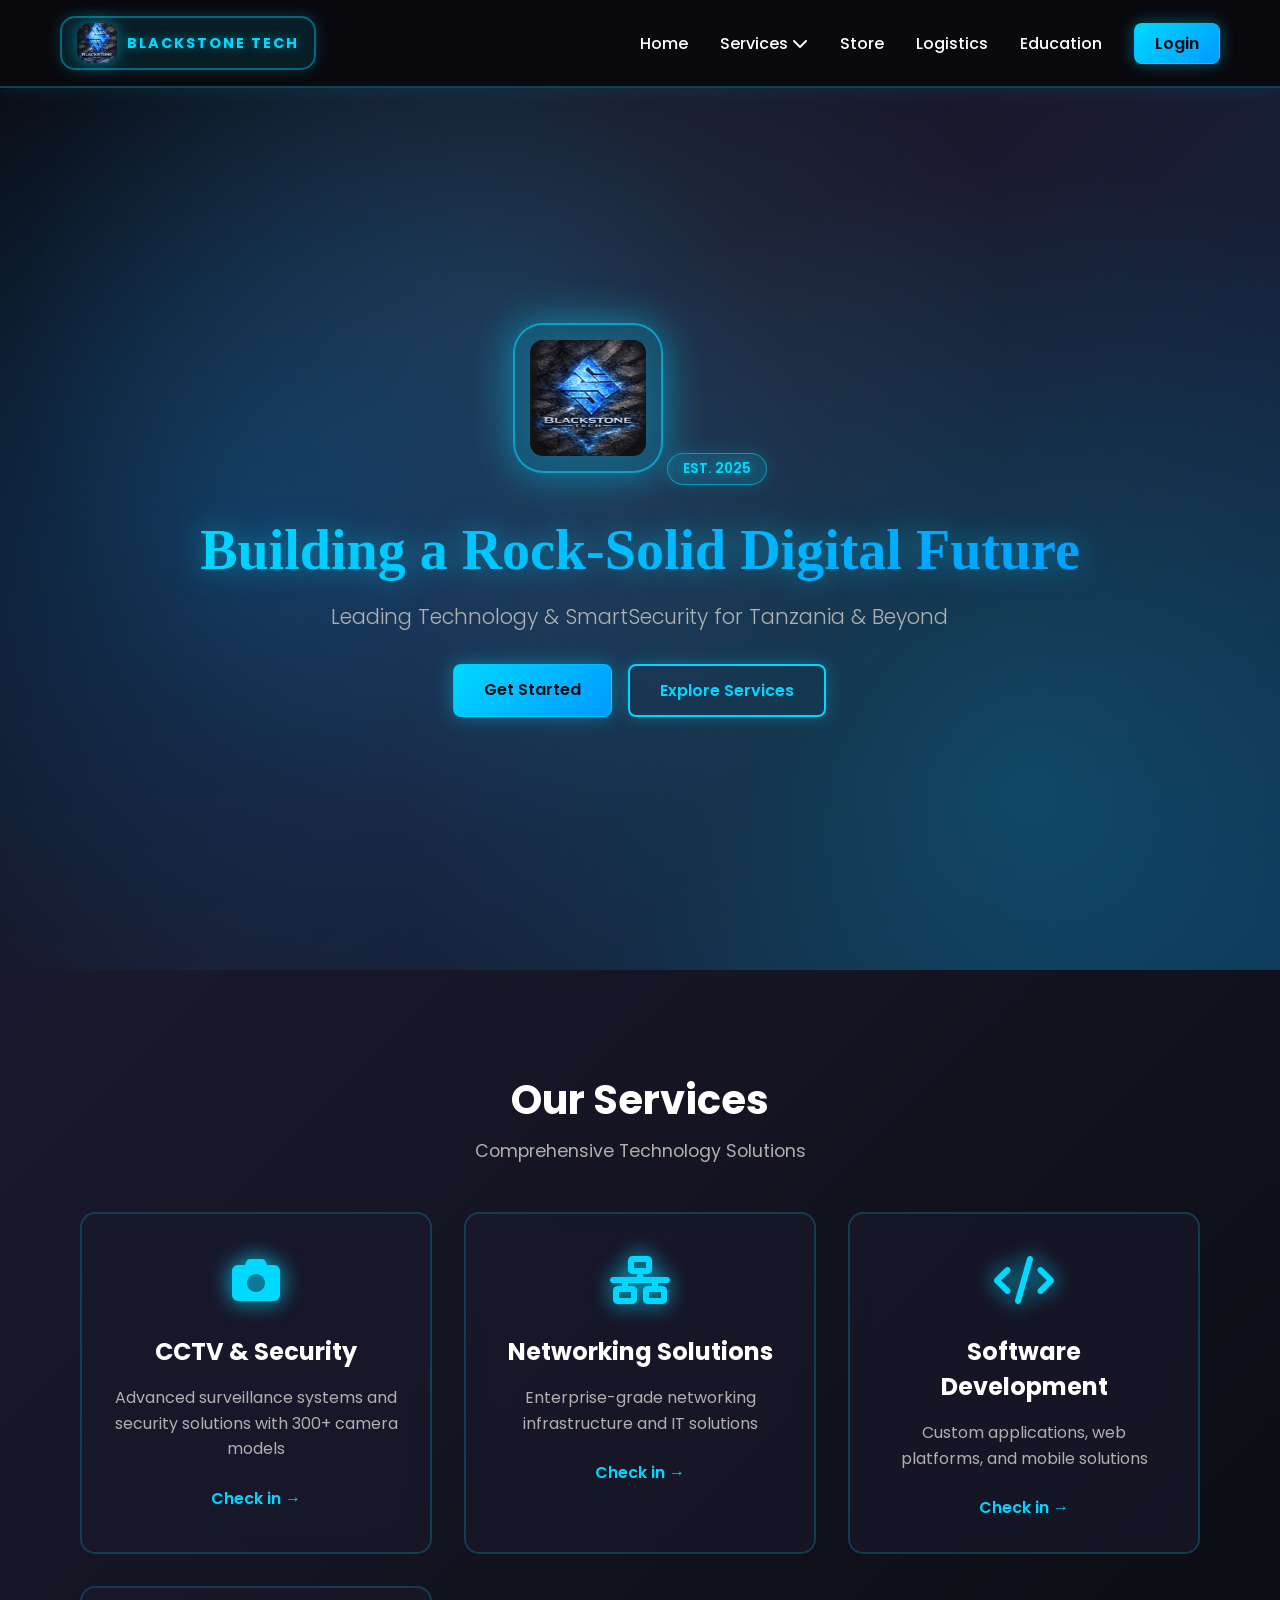
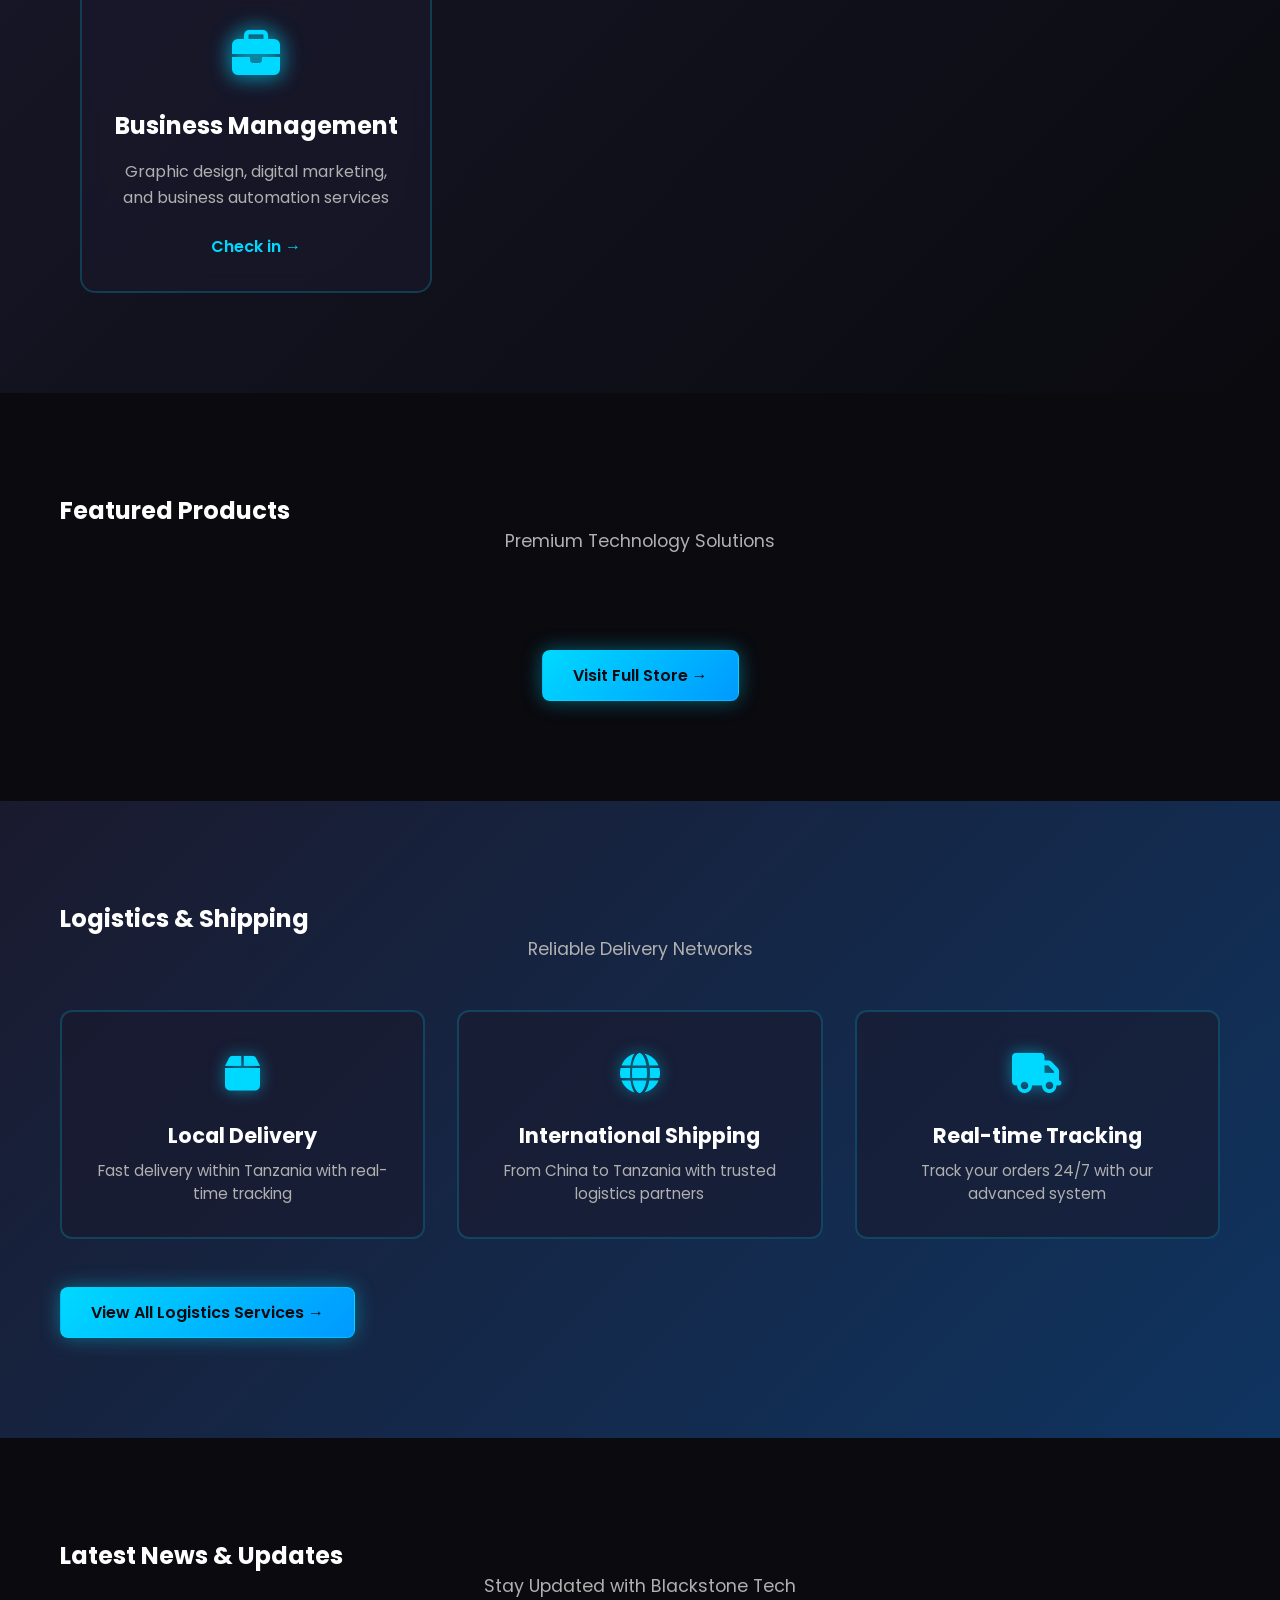
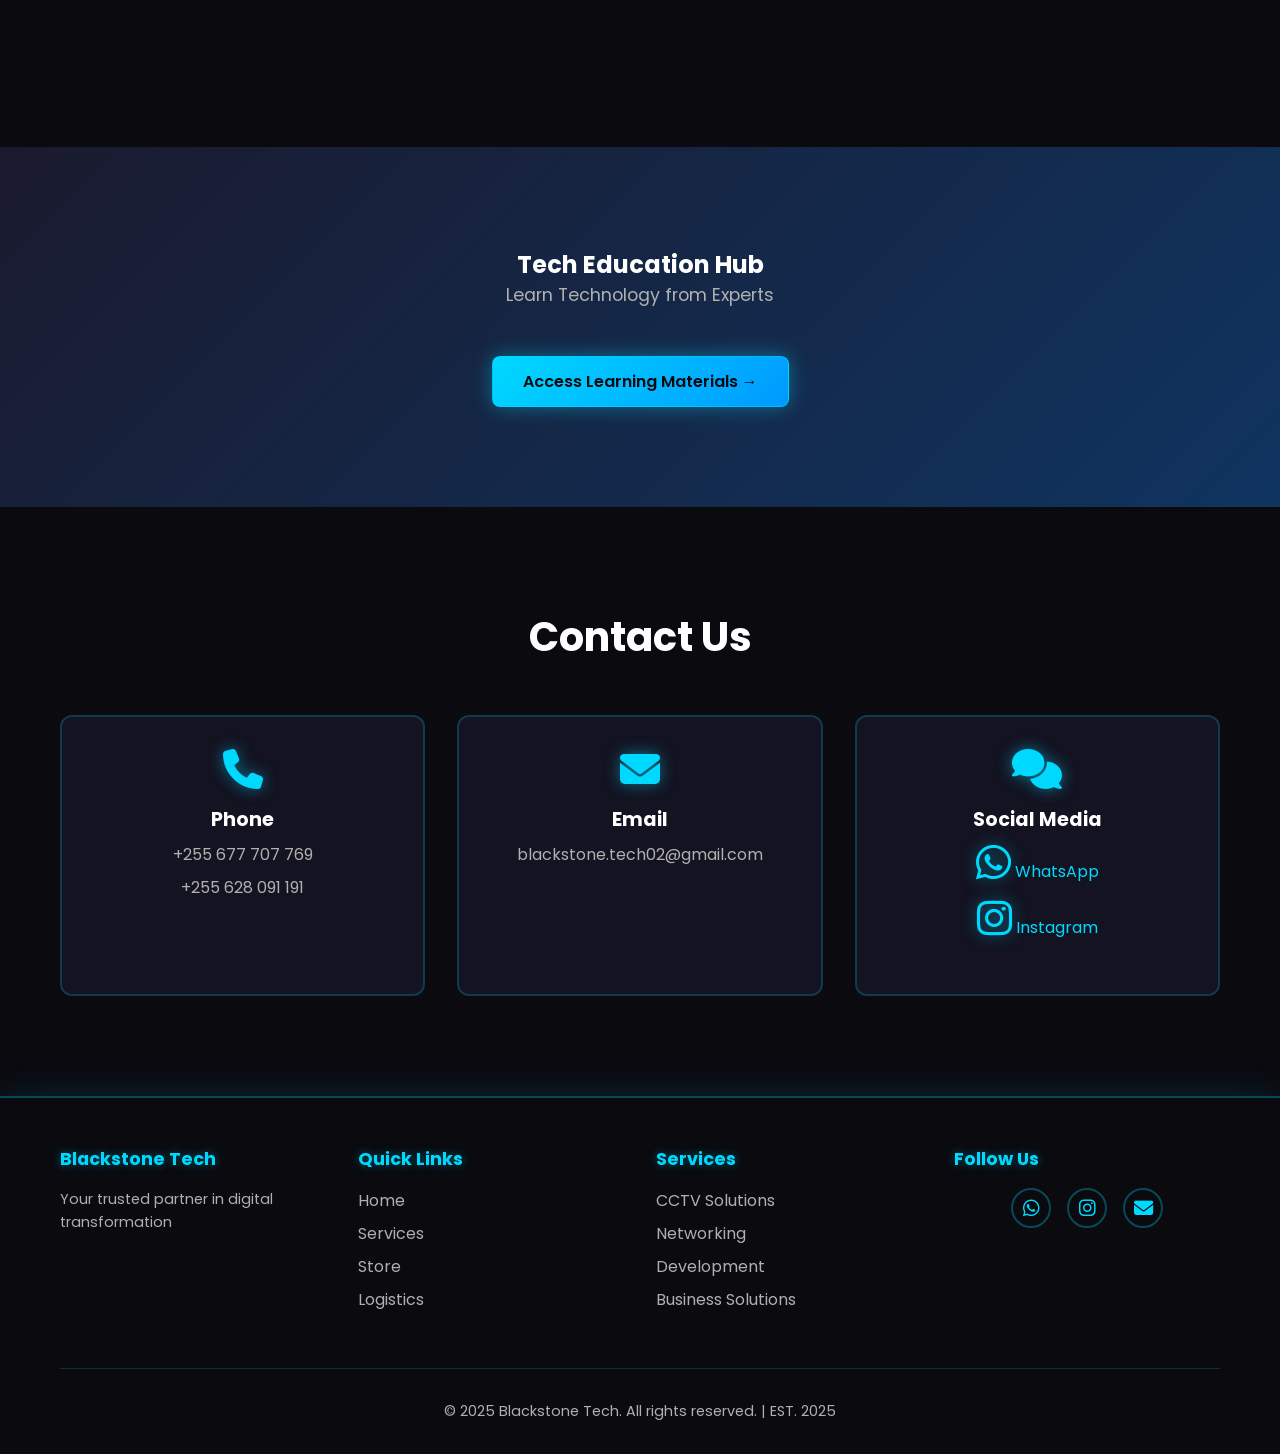
<file: frontend/index.html>
<!DOCTYPE html>
<html lang="en">
<head>
    <meta charset="UTF-8">
    <meta name="viewport" content="width=device-width, initial-scale=1.0">
    <meta name="description" content="Blackstone Tech - Building a Rock-Solid Digital Future. CCTV, Networking, Software Development, Logistics & Business Solutions">
    <meta name="keywords" content="CCTV, Networking, Software Development, Logistics, Tanzania Tech">
    <title>Blackstone Tech </title>
    <link rel="stylesheet" href="css/style.css">
    <link rel="stylesheet" href="css/animations.css">
    <link href="https://fonts.googleapis.com/css2?family=Poppins:wght@300;400;600;700;800&family=Calligraffitti&display=swap" rel="stylesheet">
    <link rel="stylesheet" href="https://cdnjs.cloudflare.com/ajax/libs/font-awesome/6.4.0/css/all.min.css">
    <meta property="og:image" content="https://blackstonetech.co/logo.png" />
<meta property="og:title" content="Blackstone Tech" />
<meta property="og:description" content="IT & Security Company" />
    <link rel="apple-touch-icon" href="/logo.png" />  
  
    <script type="application/ld+json">
{
  "@context": "https://schema.org",
  "@type": "Organization",
  "name": "Blackstone Tech",
  "url": "https://blackstonetech.co",
  "logo": "https://blackstonetech.co/logo.png"
}
</script>
</head>
<body>
    <!-- Navigation Bar -->
    <nav class="navbar" id="navbar">
        <div class="container">
            <div class="logo-container">
                <div class="logo-box">
                    <img src="images/logo.png" alt="Blackstone Tech Logo" class="logo intense-neon-glow">
                    <span class="logo-text neon-text-glow">BLACKSTONE TECH</span>
                </div>
            </div>
            <ul class="nav-links">
                <li><a href="#home" class="nav-link">Home</a></li>
                <li class="dropdown">
                    <a href="#services" class="nav-link">Services <i class="fas fa-chevron-down"></i></a>
                    <div class="dropdown-content">
                        <a href="#cctv">CCTV & Security</a>
                        <a href="#networking">Networking</a>
                        <a href="#development">Software Development</a>
                        <a href="#management">Business Management</a>
                    </div>
                </li>
                <li><a href="#store" class="nav-link">Store</a></li>
                <li><a href="#logistics" class="nav-link">Logistics</a></li>
                <li><a href="#education" class="nav-link">Education</a></li>
                <li><a href="login.html" class="nav-link btn-login">Login</a></li>
            </ul>
            <div class="hamburger" id="hamburger">
                <span></span>
                <span></span>
                <span></span>
            </div>
        </div>
    </nav>

    <!-- Hero Section -->
    <header class="hero" id="home">
        <div class="animated-background"></div>
        <div class="hero-content">
            <div class="hero-logo-container">
                <img src="images/logo.png" alt="Blackstone Tech" class="hero-logo intense-neon-glow">
                <p class="hero-badge neon-text-glow">EST. 2025</p>
            </div>
            <h1 class="hero-title neon-text-glow">Building a Rock-Solid Digital Future</h1>
            <p class="hero-subtitle">Leading Technology & SmartSecurity for Tanzania & Beyond</p>
            <div class="hero-buttons">
                <a href="login.html" class="btn btn-primary">Get Started</a>
                <a href="#services" class="btn btn-secondary">Explore Services</a>
            </div>
        </div>
    </header>

    <!-- Services Section -->
    <section class="services" id="services">
        <div class="container">
            <h2>Our Services</h2>
            <p class="section-subtitle">Comprehensive Technology Solutions</p>
            <div class="services-grid">
                <!-- CCTV Service -->
                <div class="service-card" id="cctv">
                    <div class="service-icon">
                        <i class="fas fa-camera"></i>
                    </div>
                    <h3>CCTV & Security</h3>
                    <p>Advanced surveillance systems and security solutions with 300+ camera models</p>
                    <a href="#" class="service-link" onclick="loadServiceDetails('cctv'); return false;"> Check in →</a>
                </div>

                <!-- Networking Service -->
                <div class="service-card" id="networking">
                    <div class="service-icon">
                        <i class="fas fa-network-wired"></i>
                    </div>
                    <h3>Networking Solutions</h3>
                    <p>Enterprise-grade networking infrastructure and IT solutions</p>
                    <a href="#" class="service-link" onclick="loadServiceDetails('networking'); return false;">Check in →</a>
                </div>

                <!-- Software Development -->
                <div class="service-card" id="development">
                    <div class="service-icon">
                        <i class="fas fa-code"></i>
                    </div>
                    <h3>Software Development</h3>
                    <p>Custom applications, web platforms, and mobile solutions</p>
                    <a href="#" class="service-link" onclick="loadServiceDetails('development'); return false;">Check in →</a>
                </div>

                <!-- Business Management -->
                <div class="service-card" id="management">
                    <div class="service-icon">
                        <i class="fas fa-briefcase"></i>
                    </div>
                    <h3>Business Management</h3>
                    <p>Graphic design, digital marketing, and business automation services</p>
                    <a href="#" class="service-link" onclick="loadServiceDetails('management'); return false;">Check in →</a>
                </div>
            </div>
        </div>
    </section>

    <!-- Store Section -->
    <section class="store-preview" id="store">
        <div class="container">
            <h2>Featured Products</h2>
            <p class="section-subtitle">Premium Technology Solutions</p>
            <div class="products-grid" id="productsGrid">
                <!-- Products will be loaded here via JavaScript -->
            </div>
            <div class="store-cta">
                <a href="store.html" class="btn btn-primary">Visit Full Store →</a>
            </div>
        </div>
    </section>

    <!-- Logistics Section -->
    <section class="logistics" id="logistics">
        <div class="container">
            <h2>Logistics & Shipping</h2>
            <p class="section-subtitle">Reliable Delivery Networks</p>
            <div class="logistics-grid">
                <div class="logistics-card">
                    <div class="logistics-icon">
                        <i class="fas fa-box"></i>
                    </div>
                    <h3>Local Delivery</h3>
                    <p>Fast delivery within Tanzania with real-time tracking</p>
                </div>
                <div class="logistics-card">
                    <div class="logistics-icon">
                        <i class="fas fa-globe"></i>
                    </div>
                    <h3>International Shipping</h3>
                    <p>From China to Tanzania with trusted logistics partners</p>
                </div>
                <div class="logistics-card">
                    <div class="logistics-icon">
                        <i class="fas fa-truck"></i>
                    </div>
                    <h3>Real-time Tracking</h3>
                    <p>Track your orders 24/7 with our advanced system</p>
                </div>
            </div>
            <a href="logistics.html" class="btn btn-primary">View All Logistics Services →</a>
        </div>
    </section>

    <!-- News & Updates -->
    <section class="news" id="news">
        <div class="container">
            <h2>Latest News & Updates</h2>
            <p class="section-subtitle">Stay Updated with Blackstone Tech</p>
            <div class="news-grid" id="newsGrid">
                <!-- News items will be loaded here -->
            </div>
        </div>
    </section>

    <!-- Education Section -->
    <section class="education-preview" id="education">
        <div class="container">
            <h2>Tech Education Hub</h2>
            <p class="section-subtitle">Learn Technology from Experts</p>
            <a href="education.html" class="btn btn-primary">Access Learning Materials →</a>
        </div>
    </section>

    <!-- Contact Section -->
    <section class="contact" id="contact">
        <div class="container">
            <h2>Contact Us</h2>
            <div class="contact-grid">
                <div class="contact-item">
                    <i class="fas fa-phone"></i>
                    <h3>Phone</h3>
                    <p>+255 677 707 769</p>
                    <p>+255 628 091 191</p>
                </div>
                <div class="contact-item">
                    <i class="fas fa-envelope"></i>
                    <h3>Email</h3>
                    <p>blackstone.tech02@gmail.com</p>
                </div>
                <div class="contact-item">
                    <i class="fas fa-comments"></i>
                    <h3>Social Media</h3>
                    <p>
                        <a href="https://wa.me/255677707769" target="_blank"><i class="fab fa-whatsapp"></i> WhatsApp</a><br>
                        <a href="https://instagram.com/blackstone_tech_tz" target="_blank"><i class="fab fa-instagram"></i> Instagram</a>
                    </p>
                </div>
            </div>
        </div>
    </section>

    <!-- Footer -->
    <footer class="footer">
        <div class="container">
            <div class="footer-content">
                <div class="footer-section">
                    <h4>Blackstone Tech</h4>
                    <p>Your trusted partner in digital transformation</p>
                </div>
                <div class="footer-section">
                    <h4>Quick Links</h4>
                    <ul>
                        <li><a href="#home">Home</a></li>
                        <li><a href="#services">Services</a></li>
                        <li><a href="#store">Store</a></li>
                        <li><a href="#logistics">Logistics</a></li>
                    </ul>
                </div>
                <div class="footer-section">
                    <h4>Services</h4>
                    <ul>
                        <li><a href="#cctv">CCTV Solutions</a></li>
                        <li><a href="#networking">Networking</a></li>
                        <li><a href="#development">Development</a></li>
                        <li><a href="#management">Business Solutions</a></li>
                    </ul>
                </div>
                <div class="footer-section">
                    <h4>Follow Us</h4>
                    <div class="social-links">
                        <a href="https://wa.me/255677707769" target="_blank"><i class="fab fa-whatsapp"></i></a>
                        <a href="https://instagram.com/blackstone_tech_tz" target="_blank"><i class="fab fa-instagram"></i></a>
                        <a href="mailto:blackstone.tech02@gmail.com"><i class="fas fa-envelope"></i></a>
                    </div>
                </div>
            </div>
            <div class="footer-bottom">
                <p>&copy; 2025 Blackstone Tech. All rights reserved. | EST. 2025</p>
            </div>
        </div>
    </footer>

    <!-- Scripts -->
    <script src="js/main.js"></script>
    <script src="js/animations.js"></script>
</body>
</html>
</file>
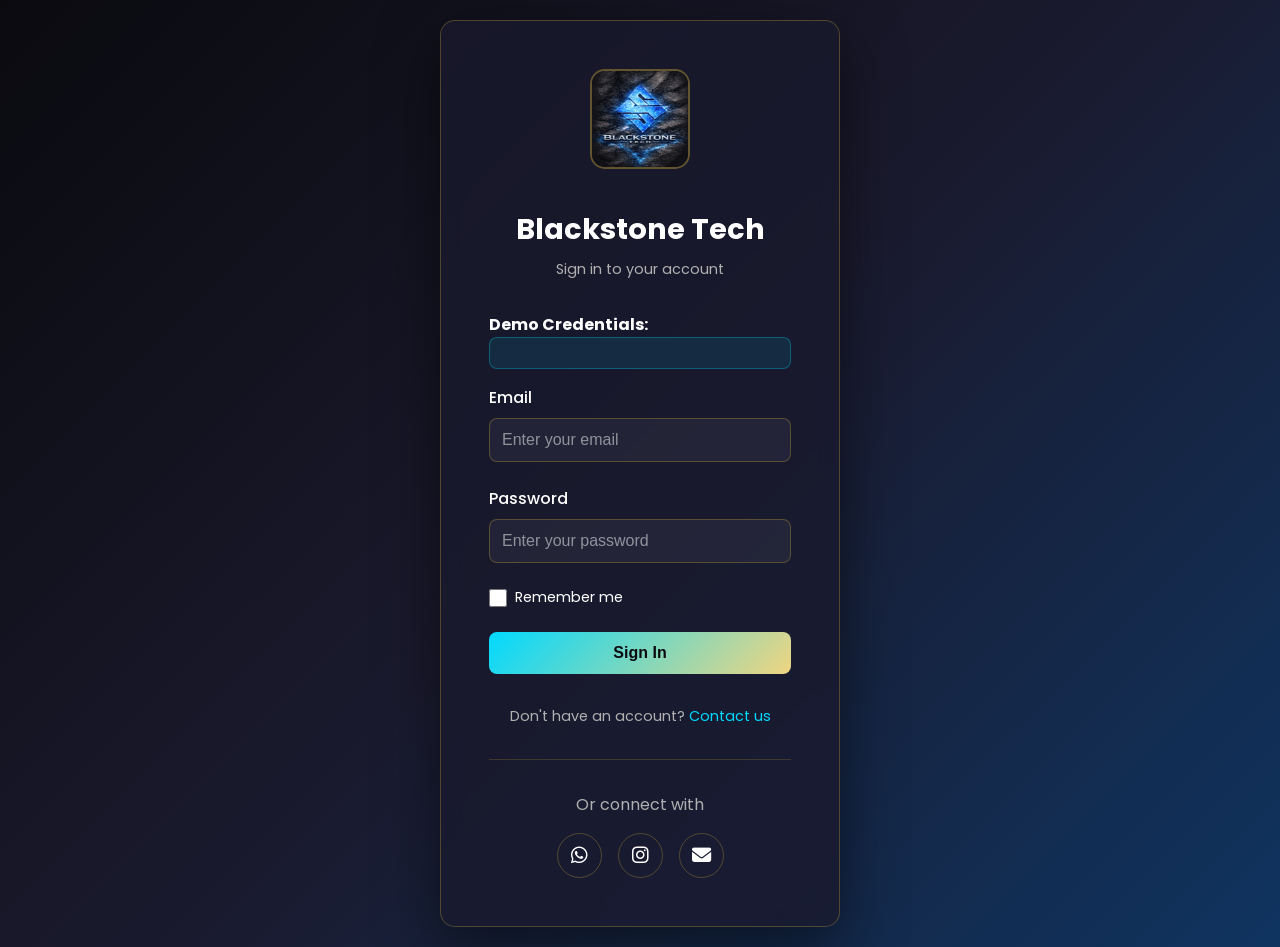
<file: frontend/admin.html>
<!DOCTYPE html>
<html lang="en">
<head>
    <meta charset="UTF-8">
    <meta name="viewport" content="width=device-width, initial-scale=1.0">
    <title>Admin Dashboard - Blackstone Tech</title>
    <link rel="stylesheet" href="css/style.css">
    <link href="https://fonts.googleapis.com/css2?family=Poppins:wght@300;400;600;700&display=swap" rel="stylesheet">
    <link rel="stylesheet" href="https://cdnjs.cloudflare.com/ajax/libs/font-awesome/6.4.0/css/all.min.css">
    <style>
        .admin-container {
            display: flex;
            min-height: 100vh;
            background: #0a0a0f;
        }

        .sidebar {
            width: 260px;
            background: #1a1a2e;
            border-right: 1px solid rgba(212, 175, 55, 0.2);
            padding: 2rem 0;
            position: fixed;
            height: 100vh;
            overflow-y: auto;
            z-index: 100;
        }

        .sidebar-logo {
            padding: 0 1.5rem 2rem;
            border-bottom: 1px solid rgba(212, 175, 55, 0.2);
            margin-bottom: 2rem;
            text-align: center;
        }

        .sidebar-logo img {
            width: 60px;
            height: 60px;
            border-radius: 10px;
            border: 2px solid rgba(212, 175, 55, 0.3);
        }

        .sidebar-menu {
            list-style: none;
        }

        .sidebar-menu li {
            margin: 0;
        }

        .sidebar-menu a {
            display: flex;
            align-items: center;
            gap: 1rem;
            padding: 1rem 1.5rem;
            color: var(--text-light);
            text-decoration: none;
            transition: all 0.3s ease;
            border-left: 3px solid transparent;
        }

        .sidebar-menu a:hover,
        .sidebar-menu a.active {
            color: var(--accent-color);
            background: rgba(212, 175, 55, 0.1);
            border-left-color: var(--accent-color);
            padding-left: 1.8rem;
        }

        .main-content {
            flex: 1;
            margin-left: 260px;
            padding: 2rem;
            overflow-y: auto;
        }

        .top-bar {
            display: flex;
            justify-content: space-between;
            align-items: center;
            margin-bottom: 2rem;
            padding: 1rem 0;
            border-bottom: 1px solid rgba(212, 175, 55, 0.2);
        }

        .top-bar h1 {
            font-size: 2rem;
            color: var(--text-color);
        }

        .admin-actions {
            display: flex;
            gap: 1rem;
            align-items: center;
        }

        .admin-user {
            display: flex;
            align-items: center;
            gap: 1rem;
            padding: 0.5rem 1rem;
            background: rgba(26, 26, 46, 0.6);
            border-radius: 8px;
        }

        .admin-user img {
            width: 40px;
            height: 40px;
            border-radius: 50%;
            background: rgba(212, 175, 55, 0.2);
            display: flex;
            align-items: center;
            justify-content: center;
        }

        .logout-btn {
            padding: 8px 16px;
            background: rgba(255, 0, 0, 0.2);
            color: #ff6b6b;
            border: 1px solid rgba(255, 0, 0, 0.3);
            border-radius: 6px;
            cursor: pointer;
            transition: all 0.3s ease;
        }

        .logout-btn:hover {
            background: rgba(255, 0, 0, 0.3);
        }

        .dashboard-grid {
            display: grid;
            grid-template-columns: repeat(auto-fit, minmax(250px, 1fr));
            gap: 2rem;
            margin-bottom: 3rem;
        }

        .stat-card {
            background: rgba(26, 26, 46, 0.6);
            border: 1px solid rgba(212, 175, 55, 0.2);
            border-radius: 12px;
            padding: 2rem;
            text-align: center;
        }

        .stat-value {
            font-size: 2.5rem;
            font-weight: 700;
            color: var(--accent-color);
            margin-bottom: 0.5rem;
        }

        .stat-label {
            color: var(--text-light);
            font-size: 0.9rem;
        }

        .section {
            display: none;
        }

        .section.active {
            display: block;
        }

        .section h2 {
            font-size: 1.8rem;
            margin-bottom: 1.5rem;
            color: var(--text-color);
        }

        .table-responsive {
            background: rgba(26, 26, 46, 0.6);
            border: 1px solid rgba(212, 175, 55, 0.2);
            border-radius: 12px;
            overflow-x: auto;
            margin-bottom: 2rem;
        }

        table {
            width: 100%;
            border-collapse: collapse;
        }

        table th {
            background: rgba(212, 175, 55, 0.1);
            color: var(--accent-color);
            padding: 1rem;
            text-align: left;
            font-weight: 600;
            border-bottom: 1px solid rgba(212, 175, 55, 0.2);
        }

        table td {
            padding: 1rem;
            border-bottom: 1px solid rgba(212, 175, 55, 0.1);
            color: var(--text-color);
        }

        table tr:hover {
            background: rgba(212, 175, 55, 0.05);
        }

        .action-btn {
            padding: 6px 12px;
            margin-right: 0.5rem;
            background: rgba(212, 175, 55, 0.2);
            color: var(--accent-color);
            border: none;
            border-radius: 4px;
            cursor: pointer;
            font-size: 0.85rem;
            transition: all 0.3s ease;
        }

        .action-btn:hover {
            background: rgba(212, 175, 55, 0.3);
        }

        .form-group {
            margin-bottom: 1.5rem;
        }

        .form-group label {
            display: block;
            margin-bottom: 0.5rem;
            color: var(--text-color);
            font-weight: 500;
        }

        .form-group input,
        .form-group textarea,
        .form-group select {
            width: 100%;
            padding: 10px;
            border: 1px solid rgba(212, 175, 55, 0.3);
            border-radius: 6px;
            background: rgba(255, 255, 255, 0.05);
            color: var(--text-color);
            font-family: 'Poppins', sans-serif;
        }

        .form-group textarea {
            resize: vertical;
            min-height: 100px;
        }

        .submit-btn {
            padding: 12px 24px;
            background: linear-gradient(135deg, var(--accent-color), #f0d581);
            color: var(--primary-color);
            border: none;
            border-radius: 6px;
            font-weight: 700;
            cursor: pointer;
            transition: all 0.3s ease;
        }

        .submit-btn:hover {
            transform: translateY(-2px);
            box-shadow: 0 5px 15px rgba(212, 175, 55, 0.4);
        }

        .testimonials-grid {
            display: grid;
            grid-template-columns: repeat(auto-fill, minmax(280px, 1fr));
            gap: 2rem;
        }

        .testimonial-card {
            background: rgba(26, 26, 46, 0.6);
            border: 1px solid rgba(212, 175, 55, 0.2);
            border-radius: 12px;
            padding: 1.5rem;
        }

        .testimonial-author {
            font-weight: 600;
            color: var(--accent-color);
            margin-bottom: 0.5rem;
        }

        .testimonial-text {
            color: var(--text-light);
            font-style: italic;
            margin-bottom: 1rem;
        }

        .modal {
            display: none;
            position: fixed;
            top: 0;
            left: 0;
            width: 100%;
            height: 100%;
            background: rgba(0, 0, 0, 0.8);
            z-index: 1000;
            align-items: center;
            justify-content: center;
        }

        .modal.active {
            display: flex;
        }

        .modal-content {
            background: #1a1a2e;
            border: 1px solid rgba(212, 175, 55, 0.2);
            border-radius: 12px;
            padding: 2rem;
            width: 90%;
            max-width: 600px;
            max-height: 90vh;
            overflow-y: auto;
        }

        .modal-header {
            display: flex;
            justify-content: space-between;
            align-items: center;
            margin-bottom: 1.5rem;
            padding-bottom: 1rem;
            border-bottom: 1px solid rgba(212, 175, 55, 0.2);
        }

        .modal-header h2 {
            color: var(--text-color);
            margin: 0;
        }

        .close-modal {
            font-size: 1.5rem;
            cursor: pointer;
            color: var(--text-light);
            transition: color 0.3s ease;
        }

        .close-modal:hover {
            color: var(--accent-color);
        }

        @media (max-width: 768px) {
            .sidebar {
                width: 200px;
            }

            .main-content {
                margin-left: 200px;
            }

            .dashboard-grid {
                grid-template-columns: 1fr;
            }
        }

        @media (max-width: 640px) {
            .sidebar {
                width: 60px;
                padding: 1rem 0;
            }

            .sidebar-logo,
            .sidebar-menu a span {
                display: none;
            }

            .sidebar-menu a {
                justify-content: center;
                padding: 1rem;
            }

            .main-content {
                margin-left: 60px;
                padding: 1rem;
            }

            .top-bar {
                flex-direction: column;
                gap: 1rem;
            }
        }
    </style>
</head>
<body>
    <div class="admin-container">
        <!-- Sidebar -->
        <div class="sidebar">
            <div class="sidebar-logo">
                <img src="images/logo.png" alt="Logo">
            </div>
            <ul class="sidebar-menu">
                <li><a href="#" onclick="switchSection('dashboard')" class="menu-link active">
                    <i class="fas fa-chart-line"></i> <span>Dashboard</span>
                </a></li>
                <li><a href="#" onclick="switchSection('team')" class="menu-link">
                    <i class="fas fa-users"></i> <span>Team Management</span>
                </a></li>
                <li><a href="#" onclick="switchSection('products')" class="menu-link">
                    <i class="fas fa-box"></i> <span>Products</span>
                </a></li>
                <li><a href="#" onclick="switchSection('orders')" class="menu-link">
                    <i class="fas fa-shopping-cart"></i> <span>Orders</span>
                </a></li>
                <li><a href="#" onclick="switchSection('testimonials')" class="menu-link">
                    <i class="fas fa-star"></i> <span>Testimonials</span>
                </a></li>
                <li><a href="#" onclick="switchSection('content')" class="menu-link">
                    <i class="fas fa-file-alt"></i> <span>Content</span>
                </a></li>
                <li><a href="#" onclick="switchSection('settings')" class="menu-link">
                    <i class="fas fa-cog"></i> <span>Settings</span>
                </a></li>
                <li><a href="javascript:logout()" class="menu-link" style="color: #ff6b6b;">
                    <i class="fas fa-sign-out-alt"></i> <span>Logout</span>
                </a></li>
            </ul>
        </div>

        <!-- Main Content -->
        <div class="main-content">
            <div class="top-bar">
                <h1>Admin Dashboard</h1>
                <div class="admin-actions">
                    <div class="admin-user">
                        <i class="fas fa-user-circle" style="font-size: 2rem; color: #d4af37;"></i>
                        <div>
                            <div style="font-weight: 600;">Admin User</div>
                            <div style="font-size: 0.85rem; color: #b0b0b0;">blackstone.tech02@gmail.com</div>
                        </div>
                    </div>
                </div>
            </div>

            <!-- Dashboard Section -->
            <div id="dashboard" class="section active">
                <h2>Dashboard Overview</h2>
                <div class="dashboard-grid">
                    <div class="stat-card">
                        <div class="stat-value">15,240</div>
                        <div class="stat-label">Total Sales</div>
                    </div>
                    <div class="stat-card">
                        <div class="stat-value">342</div>
                        <div class="stat-label">Orders Today</div>
                    </div>
                    <div class="stat-card">
                        <div class="stat-value">1,256</div>
                        <div class="stat-label">Active Customers</div>
                    </div>
                    <div class="stat-card">
                        <div class="stat-value">89%</div>
                        <div class="stat-label">Customer Satisfaction</div>
                    </div>
                </div>

                <h2 style="margin-top: 2rem;">Recent Orders</h2>
                <div class="table-responsive">
                    <table>
                        <thead>
                            <tr>
                                <th>Order #</th>
                                <th>Customer</th>
                                <th>Product</th>
                                <th>Amount</th>
                                <th>Status</th>
                                <th>Actions</th>
                            </tr>
                        </thead>
                        <tbody>
                            <tr>
                                <td>BST-20240408001</td>
                                <td>John Mwangi</td>
                                <td>Hikvision DS-2CD2143G0-I</td>
                                <td>850,000 TZS</td>
                                <td><span style="background: rgba(76, 175, 80, 0.2); padding: 4px 8px; border-radius: 4px; color: #4caf50;">Completed</span></td>
                                <td><button class="action-btn">View</button></td>
                            </tr>
                            <tr>
                                <td>BST-20240408002</td>
                                <td>Sarah Kitalu</td>
                                <td>TP-Link WiFi 6 Router</td>
                                <td>450,000 TZS</td>
                                <td><span style="background: rgba(255, 193, 7, 0.2); padding: 4px 8px; border-radius: 4px; color: #ffc107;">Pending</span></td>
                                <td><button class="action-btn">View</button></td>
                            </tr>
                            <tr>
                                <td>BST-20240408003</td>
                                <td>David Hamisi</td>
                                <td>Custom Web App</td>
                                <td>15,000,000 TZS</td>
                                <td><span style="background: rgba(33, 150, 243, 0.2); padding: 4px 8px; border-radius: 4px; color: #2196f3;">In Progress</span></td>
                                <td><button class="action-btn">View</button></td>
                            </tr>
                        </tbody>
                    </table>
                </div>
            </div>

            <!-- Team Management Section -->
            <div id="team" class="section">
                <h2>Team Management</h2>
                <button class="submit-btn" onclick="openAddTeamModal()" style="margin-bottom: 1.5rem;">+ Add Team Member</button>

                <div class="table-responsive">
                    <table>
                        <thead>
                            <tr>
                                <th>Name</th>
                                <th>Position</th>
                                <th>Department</th>
                                <th>Email</th>
                                <th>Actions</th>
                            </tr>
                        </thead>
                        <tbody>
                            <tr>
                                <td>Edwin Marco Maro</td>
                                <td>CEO & Founder</td>
                                <td>Executive</td>
                                <td>edwin@blackstonetech.tz</td>
                                <td><button class="action-btn">Edit</button><button class="action-btn">Delete</button></td>
                            </tr>
                            <tr>
                                <td>Tech Manager 1</td>
                                <td>Technical Lead</td>
                                <td>Engineering</td>
                                <td>tech1@blackstonetech.tz</td>
                                <td><button class="action-btn">Edit</button><button class="action-btn">Delete</button></td>
                            </tr>
                            <tr>
                                <td>Sales Manager</td>
                                <td>Sales Director</td>
                                <td>Sales</td>
                                <td>sales@blackstonetech.tz</td>
                                <td><button class="action-btn">Edit</button><button class="action-btn">Delete</button></td>
                            </tr>
                            <tr>
                                <td>Network Technician</td>
                                <td>Technician</td>
                                <td>Technical</td>
                                <td>network@blackstonetech.tz</td>
                                <td><button class="action-btn">Edit</button><button class="action-btn">Delete</button></td>
                            </tr>
                        </tbody>
                    </table>
                </div>
            </div>

            <!-- Products Section -->
            <div id="products" class="section">
                <h2>Products Management</h2>
                <button class="submit-btn" onclick="openAddProductModal()" style="margin-bottom: 1.5rem;">+ Add Product</button>

                <div class="table-responsive">
                    <table>
                        <thead>
                            <tr>
                                <th>Name</th>
                                <th>Model</th>
                                <th>Category</th>
                                <th>Price (TZS)</th>
                                <th>Stock</th>
                                <th>Actions</th>
                            </tr>
                        </thead>
                        <tbody>
                            <tr>
                                <td>Hikvision DS-2CD2143G0-I</td>
                                <td>HK-2143G0-I</td>
                                <td>CCTV</td>
                                <td>850,000</td>
                                <td>45</td>
                                <td><button class="action-btn">Edit</button><button class="action-btn">Delete</button></td>
                            </tr>
                            <tr>
                                <td>TP-Link WiFi 6 Router</td>
                                <td>TP-AXE300</td>
                                <td>Networking</td>
                                <td>450,000</td>
                                <td>28</td>
                                <td><button class="action-btn">Edit</button><button class="action-btn">Delete</button></td>
                            </tr>
                            <tr>
                                <td>Server License - Annual</td>
                                <td>SERVER-LIC-2024</td>
                                <td>Software</td>
                                <td>2,500,000</td>
                                <td>Unlimited</td>
                                <td><button class="action-btn">Edit</button><button class="action-btn">Delete</button></td>
                            </tr>
                        </tbody>
                    </table>
                </div>
            </div>

            <!-- Orders Section -->
            <div id="orders" class="section">
                <h2>Orders Tracking</h2>

                <div class="form-group" style="max-width: 300px; margin-bottom: 1.5rem;">
                    <label>Filter by Status</label>
                    <select>
                        <option>All Orders</option>
                        <option>Completed</option>
                        <option>Pending</option>
                        <option>In Progress</option>
                        <option>Cancelled</option>
                    </select>
                </div>

                <div class="table-responsive">
                    <table>
                        <thead>
                            <tr>
                                <th>Order #</th>
                                <th>Customer</th>
                                <th>Date</th>
                                <th>Total</th>
                                <th>Status</th>
                                <th>Delivery Est.</th>
                                <th>Actions</th>
                            </tr>
                        </thead>
                        <tbody id="ordersTableBody">
                            <!-- Orders will be populated here -->
                        </tbody>
                    </table>
                </div>
            </div>

            <!-- Testimonials Section -->
            <div id="testimonials" class="section">
                <h2>Customer Testimonials</h2>
                <button class="submit-btn" onclick="openAddTestimonialModal()" style="margin-bottom: 1.5rem;">+ Add Testimonial</button>

                <div class="testimonials-grid" id="testimonialsGrid">
                    <!-- Testimonials will be populated here -->
                </div>
            </div>

            <!-- Content Section -->
            <div id="content" class="section">
                <h2>Content Management</h2>
                <button class="submit-btn" onclick="openAddNewsModal()" style="margin-bottom: 1.5rem;">+ Add News/Update</button>

                <h3 style="margin-top: 2rem; margin-bottom: 1rem;">Published Content</h3>
                <div class="table-responsive">
                    <table>
                        <thead>
                            <tr>
                                <th>Title</th>
                                <th>Type</th>
                                <th>Published Date</th>
                                <th>Status</th>
                                <th>Actions</th>
                            </tr>
                        </thead>
                        <tbody>
                            <tr>
                                <td>Expanding CCTV Coverage</td>
                                <td>News</td>
                                <td>2024-04-08</td>
                                <td><span style="background: rgba(76, 175, 80, 0.2); padding: 4px 8px; border-radius: 4px; color: #4caf50;">Published</span></td>
                                <td><button class="action-btn">Edit</button><button class="action-btn">Delete</button></td>
                            </tr>
                            <tr>
                                <td>New Networking Solutions</td>
                                <td>Update</td>
                                <td>2024-04-05</td>
                                <td><span style="background: rgba(76, 175, 80, 0.2); padding: 4px 8px; border-radius: 4px; color: #4caf50;">Published</span></td>
                                <td><button class="action-btn">Edit</button><button class="action-btn">Delete</button></td>
                            </tr>
                        </tbody>
                    </table>
                </div>
            </div>

            <!-- Settings Section -->
            <div id="settings" class="section">
                <h2>System Settings</h2>

                <div style="max-width: 600px;">
                    <h3 style="margin-top: 2rem; margin-bottom: 1rem;">Company Information</h3>
                    <form>
                        <div class="form-group">
                            <label>Company Name</label>
                            <input type="text" value="Blackstone Tech" readonly>
                        </div>
                        <div class="form-group">
                            <label>Phone</label>
                            <input type="text" value="+255 677 707 769">
                        </div>
                        <div class="form-group">
                            <label>Email</label>
                            <input type="email" value="blackstone.tech02@gmail.com">
                        </div>
                        <div class="form-group">
                            <label>Instagram</label>
                            <input type="text" value="@blackstone_tech_tz">
                        </div>
                        <button type="submit" class="submit-btn">Save Settings</button>
                    </form>

                    <h3 style="margin-top: 2rem; margin-bottom: 1rem;">Administrator Options</h3>
                    <button class="logout-btn" onclick="logout()" style="width: 100%; padding: 12px; font-size: 1rem;">Logout</button>
                </div>
            </div>
        </div>
    </div>

    <!-- Modals -->
    <div id="addTeamModal" class="modal">
        <div class="modal-content">
            <div class="modal-header">
                <h2>Add Team Member</h2>
                <span class="close-modal" onclick="closeModal('addTeamModal')">&times;</span>
            </div>
            <form>
                <div class="form-group">
                    <label>Full Name</label>
                    <input type="text" placeholder="Enter full name">
                </div>
                <div class="form-group">
                    <label>Position</label>
                    <input type="text" placeholder="e.g., Technical Lead">
                </div>
                <div class="form-group">
                    <label>Department</label>
                    <input type="text" placeholder="e.g., Engineering">
                </div>
                <div class="form-group">
                    <label>Email</label>
                    <input type="email" placeholder="example@company.tz">
                </div>
                <button type="submit" class="submit-btn">Add Member</button>
            </form>
        </div>
    </div>

    <div id="addProductModal" class="modal">
        <div class="modal-content">
            <div class="modal-header">
                <h2>Add Product</h2>
                <span class="close-modal" onclick="closeModal('addProductModal')">&times;</span>
            </div>
            <form>
                <div class="form-group">
                    <label>Product Name</label>
                    <input type="text" placeholder="Enter product name">
                </div>
                <div class="form-group">
                    <label>Model Number</label>
                    <input type="text" placeholder="e.g., HK-2143G0-I">
                </div>
                <div class="form-group">
                    <label>Category</label>
                    <select>
                        <option>CCTV & Security</option>
                        <option>Networking</option>
                        <option>Software</option>
                        <option>Other</option>
                    </select>
                </div>
                <div class="form-group">
                    <label>Price (TZS)</label>
                    <input type="number" placeholder="Enter price">
                </div>
                <button type="submit" class="submit-btn">Add Product</button>
            </form>
        </div>
    </div>

    <div id="addTestimonialModal" class="modal">
        <div class="modal-content">
            <div class="modal-header">
                <h2>Add Testimonial</h2>
                <span class="close-modal" onclick="closeModal('addTestimonialModal')">&times;</span>
            </div>
            <form>
                <div class="form-group">
                    <label>Customer Name</label>
                    <input type="text" placeholder="Full name">
                </div>
                <div class="form-group">
                    <label>Position/Company</label>
                    <input type="text" placeholder="e.g., CEO, Tech Company">
                </div>
                <div class="form-group">
                    <label>Testimonial</label>
                    <textarea placeholder="Enter customer testimonial..."></textarea>
                </div>
                <div class="form-group">
                    <label>Rating</label>
                    <select>
                        <option>⭐⭐⭐⭐⭐ (5 Stars)</option>
                        <option>⭐⭐⭐⭐☆ (4 Stars)</option>
                        <option>⭐⭐⭐☆☆ (3 Stars)</option>
                    </select>
                </div>
                <button type="submit" class="submit-btn">Add Testimonial</button>
            </form>
        </div>
    </div>

    <div id="addNewsModal" class="modal">
        <div class="modal-content">
            <div class="modal-header">
                <h2>Add News/Update</h2>
                <span class="close-modal" onclick="closeModal('addNewsModal')">&times;</span>
            </div>
            <form>
                <div class="form-group">
                    <label>Title</label>
                    <input type="text" placeholder="News title">
                </div>
                <div class="form-group">
                    <label>Type</label>
                    <select>
                        <option>News</option>
                        <option>Update</option>
                        <option>Announcement</option>
                    </select>
                </div>
                <div class="form-group">
                    <label>Description</label>
                    <textarea placeholder="Enter news description..."></textarea>
                </div>
                <button type="submit" class="submit-btn">Publish</button>
            </form>
        </div>
    </div>

    <script>
        // Check authentication
        if (localStorage.getItem('isLoggedIn') !== 'true') {
            window.location.href = 'login.html';
        }

        // Section switching
        function switchSection(section) {
            document.querySelectorAll('.section').forEach(el => el.classList.remove('active'));
            document.getElementById(section).classList.add('active');

            document.querySelectorAll('.menu-link').forEach(el => el.classList.remove('active'));
            event.target.closest('.menu-link').classList.add('active');
        }

        // Modal functions
        function openAddTeamModal() {
            document.getElementById('addTeamModal').classList.add('active');
        }

        function openAddProductModal() {
            document.getElementById('addProductModal').classList.add('active');
        }

        function openAddTestimonialModal() {
            document.getElementById('addTestimonialModal').classList.add('active');
        }

        function openAddNewsModal() {
            document.getElementById('addNewsModal').classList.add('active');
        }

        function closeModal(modalId) {
            document.getElementById(modalId).classList.remove('active');
        }

        // Close modal when clicking outside
        window.addEventListener('click', (e) => {
            if (e.target.classList.contains('modal')) {
                e.target.classList.remove('active');
            }
        });

        // Logout function
        function logout() {
            localStorage.removeItem('isLoggedIn');
            localStorage.removeItem('userEmail');
            localStorage.removeItem('userRole');
            window.location.href = 'login.html';
        }

        // Load testimonials
        function loadTestimonials() {
            const testimonials = [
                { name: 'Samuel Kipchoge', position: 'IT Director, Tech Solutions Ltd', text: 'Blackstone Tech provided excellent service and support. Highly recommended!' },
                { name: 'Grace Mwangi', position: 'CEO, Innovation Hub', text: 'Outstanding quality products and professional team. Best partnership we could ask for!' },
                { name: 'James Mushi', position: 'Operations Manager', text: 'Fast delivery, great customer service, and reliable products. 10/10!' }
            ];

            document.getElementById('testimonialsGrid').innerHTML = testimonials.map(t => `
                <div class="testimonial-card">
                    <div class="testimonial-author">${t.name}</div>
                    <div style="color: #b0b0b0; font-size: 0.85rem; margin-bottom: 1rem;">${t.position}</div>
                    <div class="testimonial-text">"${t.text}"</div>
                    <div style="color: #d4af37;">⭐⭐⭐⭐⭐</div>
                </div>
            `).join('');
        }

        // Load orders
        function loadOrders() {
            const orders = [
                { id: 'BST-20240408001', customer: 'John Mwangi', date: '2024-04-08', total: '850,000', status: 'Completed', delivery: '1-2 days' },
                { id: 'BST-20240408002', customer: 'Sarah Kitalu', date: '2024-04-07', total: '450,000', status: 'In Transit', delivery: '2-3 days' },
                { id: 'BST-20240408003', customer: 'David Hamisi', date: '2024-04-06', total: '15,000,000', status: 'Processing', delivery: '5-7 days' }
            ];

            document.getElementById('ordersTableBody').innerHTML = orders.map(o => `
                <tr>
                    <td>${o.id}</td>
                    <td>${o.customer}</td>
                    <td>${o.date}</td>
                    <td>${o.total} TZS</td>
                    <td><span style="background: rgba(102, 126, 234, 0.2); padding: 4px 8px; border-radius: 4px; color: #667eea;">${o.status}</span></td>
                    <td>${o.delivery}</td>
                    <td><button class="action-btn">Track</button></td>
                </tr>
            `).join('');
        }

        // Initialize
        loadTestimonials();
        loadOrders();
    </script>
</body>
</html>
</file>
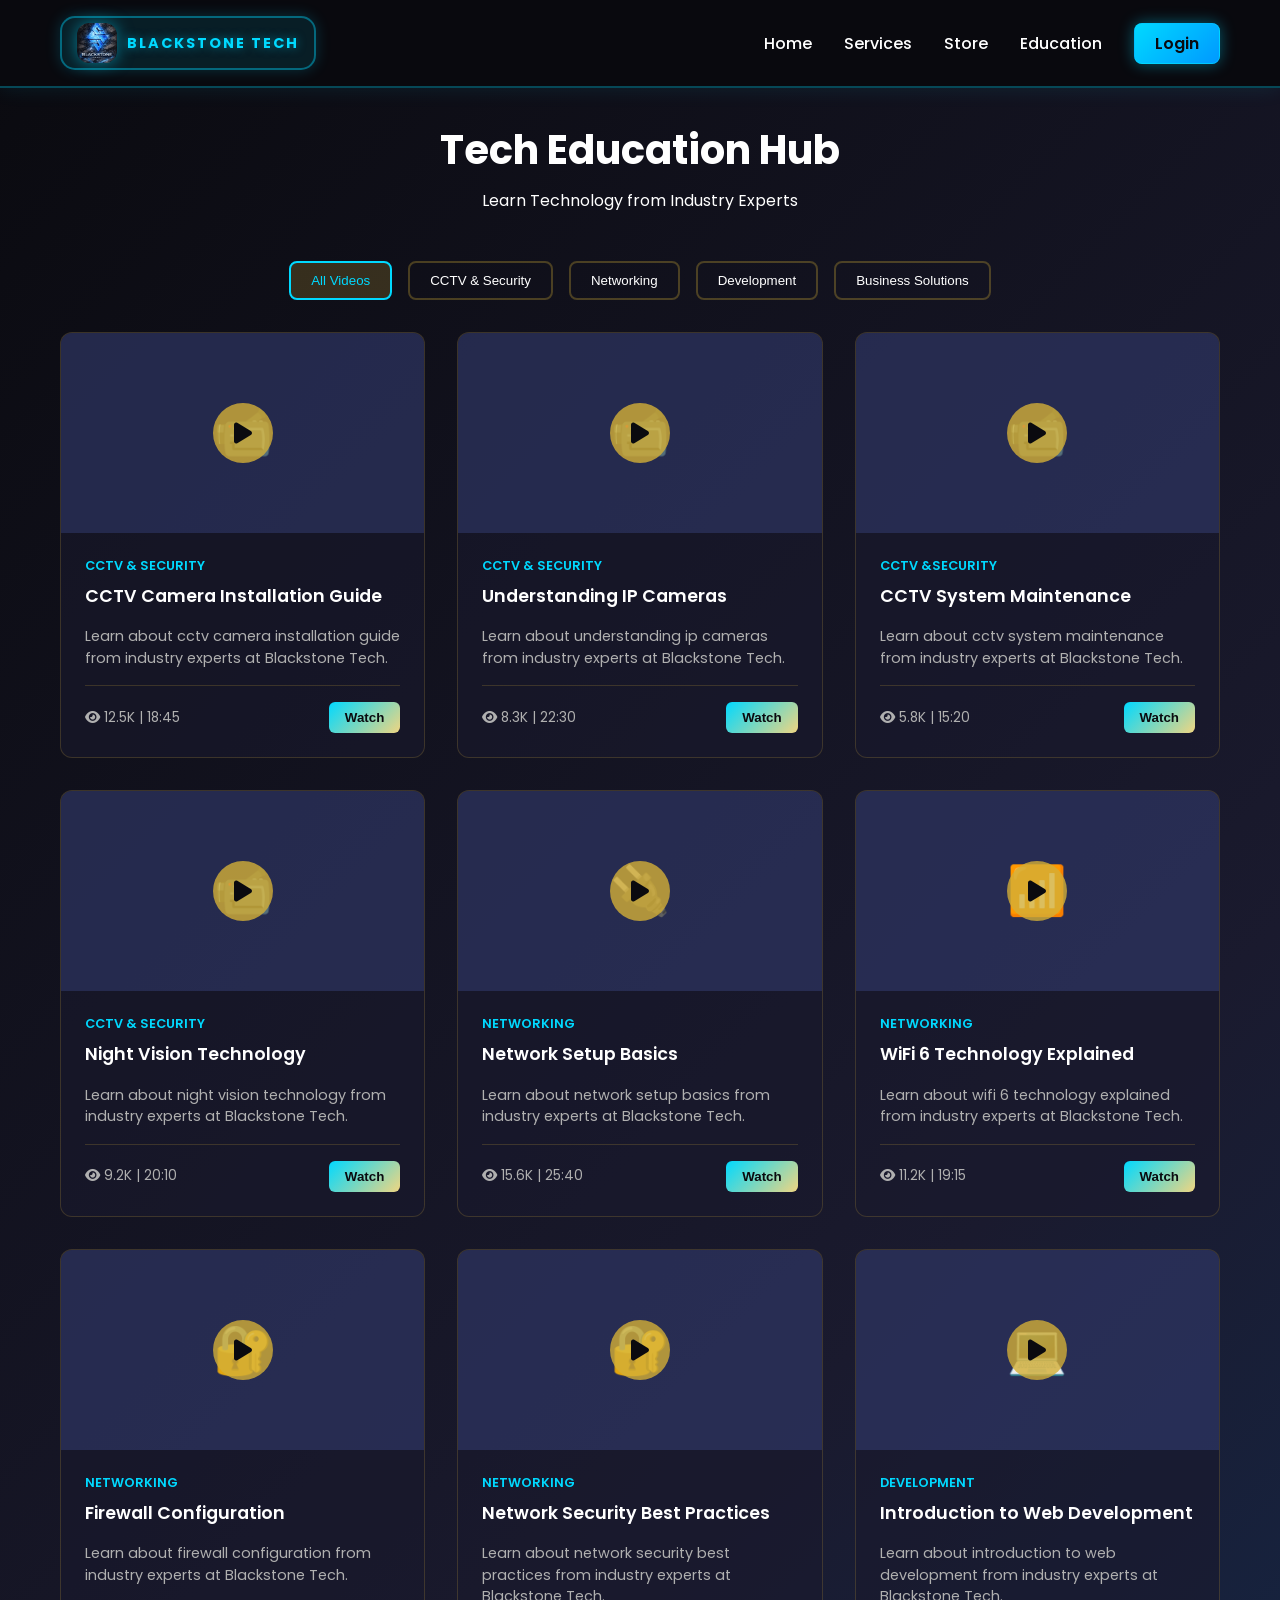
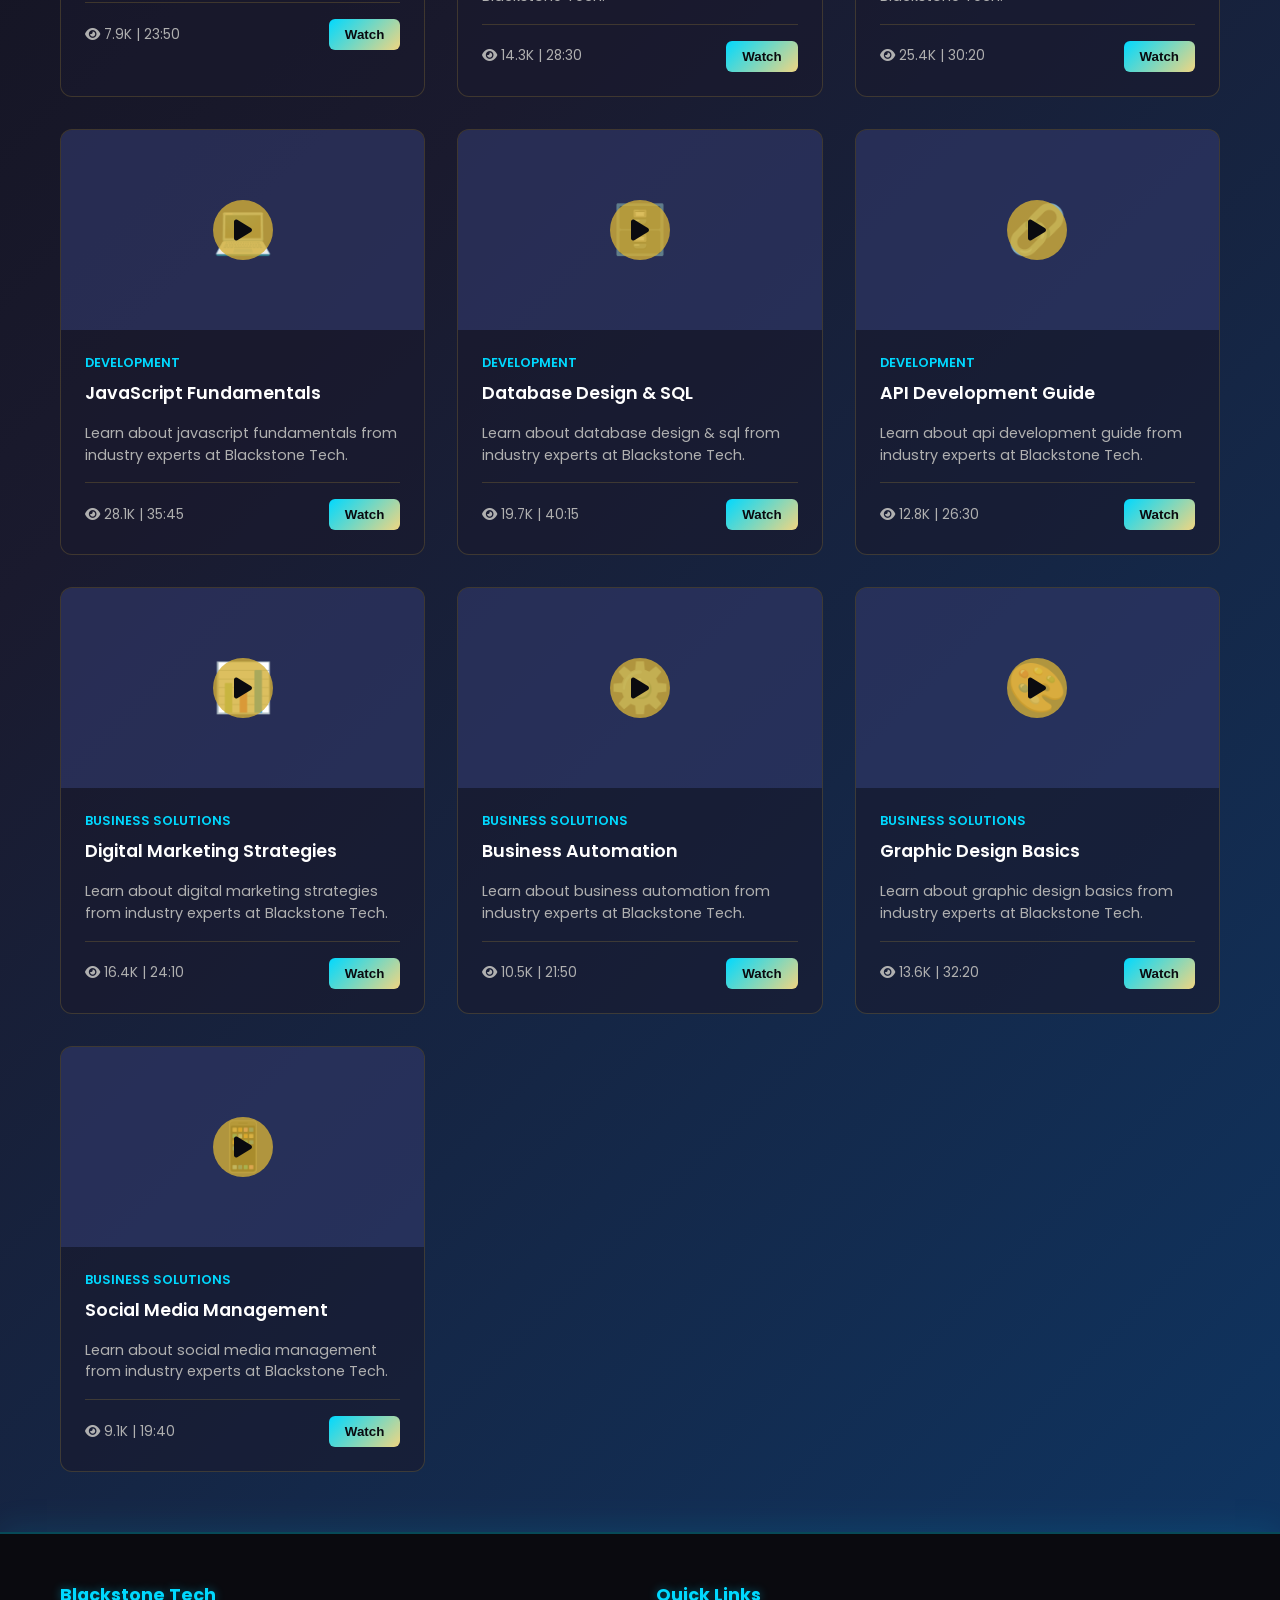
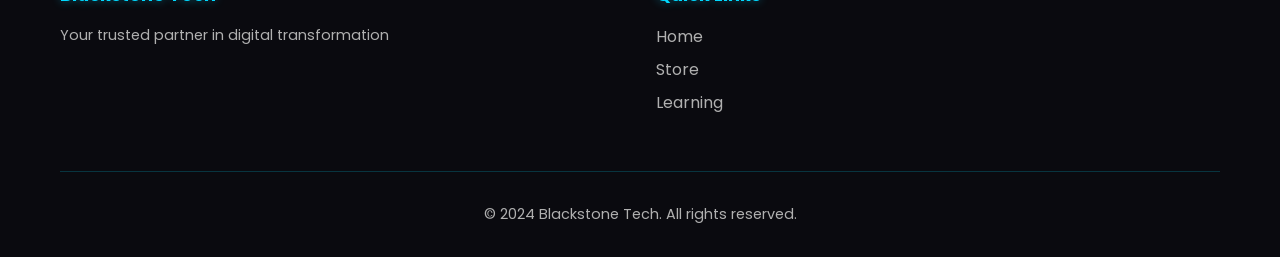
<file: frontend/education.html>
<!DOCTYPE html>
<html lang="en">
<head>
    <meta charset="UTF-8">
    <meta name="viewport" content="width=device-width, initial-scale=1.0">
    <title>Education Hub - Blackstone Tech</title>
    <link rel="stylesheet" href="css/style.css">
    <link rel="stylesheet" href="css/animations.css">
    <link href="https://fonts.googleapis.com/css2?family=Poppins:wght@300;400;600;700&display=swap" rel="stylesheet">
    <link rel="stylesheet" href="https://cdnjs.cloudflare.com/ajax/libs/font-awesome/6.4.0/css/all.min.css">
    <style>
        .education-page {
            padding: 120px 20px 60px;
            background: linear-gradient(135deg, #0a0a0f 0%, #1a1a2e 50%, #0f3460 100%);
            min-height: 100vh;
        }

        .education-header {
            text-align: center;
            margin-bottom: 3rem;
        }

        .education-header h1 {
            font-size: 2.5rem;
            margin-bottom: 0.5rem;
        }

        .categories {
            display: flex;
            gap: 1rem;
            margin-bottom: 2rem;
            justify-content: center;
            flex-wrap: wrap;
        }

        .category-btn {
            padding: 10px 20px;
            border: 2px solid rgba(212, 175, 55, 0.3);
            background: transparent;
            color: var(--text-color);
            border-radius: 8px;
            cursor: pointer;
            transition: all 0.3s ease;
        }

        .category-btn:hover,
        .category-btn.active {
            background: rgba(212, 175, 55, 0.2);
            border-color: var(--accent-color);
            color: var(--accent-color);
        }

        .videos-grid {
            display: grid;
            grid-template-columns: repeat(auto-fill, minmax(300px, 1fr));
            gap: 2rem;
        }

        .video-card {
            background: rgba(26, 26, 46, 0.6);
            border: 1px solid rgba(212, 175, 55, 0.2);
            border-radius: 12px;
            overflow: hidden;
            transition: all 0.3s ease;
            cursor: pointer;
        }

        .video-card:hover {
            transform: translateY(-10px);
            border-color: rgba(212, 175, 55, 0.5);
        }

        .video-thumbnail {
            position: relative;
            width: 100%;
            height: 200px;
            background: rgba(102, 126, 234, 0.2);
            display: flex;
            align-items: center;
            justify-content: center;
            font-size: 3rem;
            overflow: hidden;
        }

        .play-button {
            position: absolute;
            width: 60px;
            height: 60px;
            background: rgba(212, 175, 55, 0.8);
            border-radius: 50%;
            display: flex;
            align-items: center;
            justify-content: center;
            color: var(--primary-color);
            font-size: 1.5rem;
            transition: all 0.3s ease;
        }

        .video-card:hover .play-button {
            background: var(--accent-color);
            transform: scale(1.1);
        }

        .video-info {
            padding: 1.5rem;
        }

        .video-category {
            color: var(--accent-color);
            font-size: 0.8rem;
            font-weight: 600;
            text-transform: uppercase;
            margin-bottom: 0.5rem;
        }

        .video-title {
            font-size: 1.1rem;
            font-weight: 600;
            margin-bottom: 0.5rem;
            color: var(--text-color);
            min-height: 2em;
        }

        .video-description {
            color: var(--text-light);
            font-size: 0.9rem;
            margin-bottom: 1rem;
            line-height: 1.5;
            min-height: 2.7em;
        }

        .video-meta {
            display: flex;
            justify-content: space-between;
            align-items: center;
            color: var(--text-light);
            font-size: 0.85rem;
            border-top: 1px solid rgba(212, 175, 55, 0.2);
            padding-top: 1rem;
        }

        .video-watch-btn {
            padding: 8px 16px;
            background: linear-gradient(135deg, var(--accent-color), #f0d581);
            color: var(--primary-color);
            border: none;
            border-radius: 6px;
            cursor: pointer;
            font-weight: 600;
            transition: all 0.3s ease;
        }

        .video-watch-btn:hover {
            transform: translateY(-2px);
            box-shadow: 0 5px 15px rgba(212, 175, 55, 0.4);
        }

        .modal {
            display: none;
            position: fixed;
            top: 0;
            left: 0;
            width: 100%;
            height: 100%;
            background: rgba(0, 0, 0, 0.8);
            z-index: 2000;
            align-items: center;
            justify-content: center;
        }

        .modal-content {
            position: relative;
            width: 90%;
            max-width: 800px;
            background: var(--primary-color);
            border-radius: 12px;
            overflow: hidden;
        }

        .iframe-container {
            position: relative;
            width: 100%;
            padding-bottom: 56.25%;
            height: 0;
            overflow: hidden;
        }

        .iframe-container iframe {
            position: absolute;
            top: 0;
            left: 0;
            width: 100%;
            height: 100%;
            border: none;
        }

        .close-modal {
            position: absolute;
            top: 15px;
            right: 15px;
            font-size: 2rem;
            color: var(--accent-color);
            cursor: pointer;
            background: rgba(0, 0, 0, 0.5);
            width: 40px;
            height: 40px;
            display: flex;
            align-items: center;
            justify-content: center;
            border-radius: 50%;
            z-index: 2001;
        }
    </style>
</head>
<body>
    <!-- Navigation Bar -->
    <nav class="navbar" id="navbar">
        <div class="container">
            <div class="logo-container">
                <div class="logo-box">
                    <img src="images/logo.png" alt="Blackstone Tech Logo" class="logo">
                    <span class="logo-text">BLACKSTONE TECH</span>
                </div>
            </div>
            <ul class="nav-links">
                <li><a href="index.html#home" class="nav-link">Home</a></li>
                <li><a href="index.html#services" class="nav-link">Services</a></li>
                <li><a href="store.html" class="nav-link">Store</a></li>
                <li><a href="#education" class="nav-link">Education</a></li>
                <li><a href="login.html" class="nav-link btn-login">Login</a></li>
            </ul>
            <div class="hamburger" id="hamburger">
                <span></span>
                <span></span>
                <span></span>
            </div>
        </div>
    </nav>

    <div class="education-page">
        <div class="container">
            <div class="education-header">
                <h1>Tech Education Hub</h1>
                <p>Learn Technology from Industry Experts</p>
            </div>

            <div class="categories">
                <button class="category-btn active" onclick="filterVideos('all')">All Videos</button>
                <button class="category-btn" onclick="filterVideos('cctv')">CCTV & Security</button>
                <button class="category-btn" onclick="filterVideos('networking')">Networking</button>
                <button class="category-btn" onclick="filterVideos('development')">Development</button>
                <button class="category-btn" onclick="filterVideos('business')">Business Solutions</button>
            </div>

            <div class="videos-grid" id="videosGrid">
                <!-- Videos will be loaded here -->
            </div>
        </div>
    </div>

    <!-- Video Modal -->
    <div id="videoModal" class="modal" onclick="closeVideo(event)">
        <div class="modal-content" onclick="event.stopPropagation()">
            <span class="close-modal" onclick="closeVideo()">&times;</span>
            <div id="videoWrapper"></div>
        </div>
    </div>

    <!-- Footer -->
    <footer class="footer">
        <div class="container">
            <div class="footer-content">
                <div class="footer-section">
                    <h4>Blackstone Tech</h4>
                    <p>Your trusted partner in digital transformation</p>
                </div>
                <div class="footer-section">
                    <h4>Quick Links</h4>
                    <ul>
                        <li><a href="index.html">Home</a></li>
                        <li><a href="store.html">Store</a></li>
                        <li><a href="education.html">Learning</a></li>
                    </ul>
                </div>
            </div>
            <div class="footer-bottom">
                <p>&copy; 2024 Blackstone Tech. All rights reserved.</p>
            </div>
        </div>
    </footer>

    <script>
        const allVideos = {
            cctv: [
                { id: 1, title: 'CCTV Camera Installation Guide', category: 'CCTV & Security', icon: '📹', youtube: 'dQw4w9WgXcQ', duration: '18:45', views: '12.5K' },
                { id: 2, title: 'Understanding IP Cameras', category: 'CCTV & Security', icon: '📹', youtube: 'jNQXAC9IVRw', duration: '22:30', views: '8.3K' },
                { id: 3, title: 'CCTV System Maintenance', category: 'CCTV &Security', icon: '📹', youtube: 'YQHsXMglC9A', duration: '15:20', views: '5.8K' },
                { id: 4, title: 'Night Vision Technology', category: 'CCTV & Security', icon: '📹', youtube: 'ELlfJcEp8cI', duration: '20:10', views: '9.2K' }
            ],
            networking: [
                { id: 5, title: 'Network Setup Basics', category: 'Networking', icon: '🔌', youtube: 'iPAYw88kEcA', duration: '25:40', views: '15.6K' },
                { id: 6, title: 'WiFi 6 Technology Explained', category: 'Networking', icon: '📶', youtube: '4gqSXQNpJ0k', duration: '19:15', views: '11.2K' },
                { id: 7, title: 'Firewall Configuration', category: 'Networking', icon: '🔐', youtube: 'aqz5NdDAiJ4', duration: '23:50', views: '7.9K' },
                { id: 8, title: 'Network Security Best Practices', category: 'Networking', icon: '🔐', youtube: 'y4n0FQKqRmQ', duration: '28:30', views: '14.3K' }
            ],
            development: [
                { id: 9, title: 'Introduction to Web Development', category: 'Development', icon: '💻', youtube: 'EsdxK5Hwklc', duration: '30:20', views: '25.4K' },
                { id: 10, title: 'JavaScript Fundamentals', category: 'Development', icon: '💻', youtube: 'ysEN5RaKOlE', duration: '35:45', views: '28.1K' },
                { id: 11, title: 'Database Design & SQL', category: 'Development', icon: '🗄️', youtube: 'dxVcMB_4FlI', duration: '40:15', views: '19.7K' },
                { id: 12, title: 'API Development Guide', category: 'Development', icon: '🔗', youtube: 'L72fhGm1tfE', duration: '26:30', views: '12.8K' }
            ],
            business: [
                { id: 13, title: 'Digital Marketing Strategies', category: 'Business Solutions', icon: '📊', youtube: '9sE3xY4j1zk', duration: '24:10', views: '16.4K' },
                { id: 14, title: 'Business Automation', category: 'Business Solutions', icon: '⚙️', youtube: 'K4TOrQik-3A', duration: '21:50', views: '10.5K' },
                { id: 15, title: 'Graphic Design Basics', category: 'Business Solutions', icon: '🎨', youtube: 'eNxfC7wqsqI', duration: '32:20', views: '13.6K' },
                { id: 16, title: 'Social Media Management', category: 'Business Solutions', icon: '📱', youtube: 'tYzMGQUlzTQ', duration: '19:40', views: '9.1K' }
            ]
        };

        let currentFilter = 'all';

        function displayVideos(filter) {
            const container = document.getElementById('videosGrid');
            let videos = [];

            if (filter === 'all') {
                videos = Object.values(allVideos).flat();
            } else {
                videos = allVideos[filter] || [];
            }

            container.innerHTML = videos.map(video => `
                <div class="video-card fade-in-up">
                    <div class="video-thumbnail">
                        ${video.icon}
                        <div class="play-button" onclick="playVideo('${video.youtube}')">
                            <i class="fas fa-play"></i>
                        </div>
                    </div>
                    <div class="video-info">
                        <div class="video-category">${video.category}</div>
                        <div class="video-title">${video.title}</div>
                        <div class="video-description">
                            Learn about ${video.title.toLowerCase()} from industry experts at Blackstone Tech.
                        </div>
                        <div class="video-meta">
                            <span>
                                <i class="fas fa-eye"></i> ${video.views} | ${video.duration}
                            </span>
                            <button class="video-watch-btn" onclick="playVideo('${video.youtube}')">Watch</button>
                        </div>
                    </div>
                </div>
            `).join('');
        }

        function filterVideos(category) {
            currentFilter = category;
            document.querySelectorAll('.category-btn').forEach(btn => {
                btn.classList.remove('active');
            });
            event.target.classList.add('active');
            displayVideos(category);
        }

        function playVideo(youtubeId) {
            const modal = document.getElementById('videoModal');
            const wrapper = document.getElementById('videoWrapper');
            
            wrapper.innerHTML = `
                <div class="iframe-container">
                    <iframe src="https://www.youtube.com/embed/${youtubeId}?autoplay=1" allowfullscreen></iframe>
                </div>
            `;
            
            modal.style.display = 'flex';
        }

        function closeVideo(event) {
            if (event && event.target.id !== 'videoModal') return;
            document.getElementById('videoModal').style.display = 'none';
            document.getElementById('videoWrapper').innerHTML = '';
        }

        // Initialize
        displayVideos('all');
    </script>
</body>
</html>
</file>
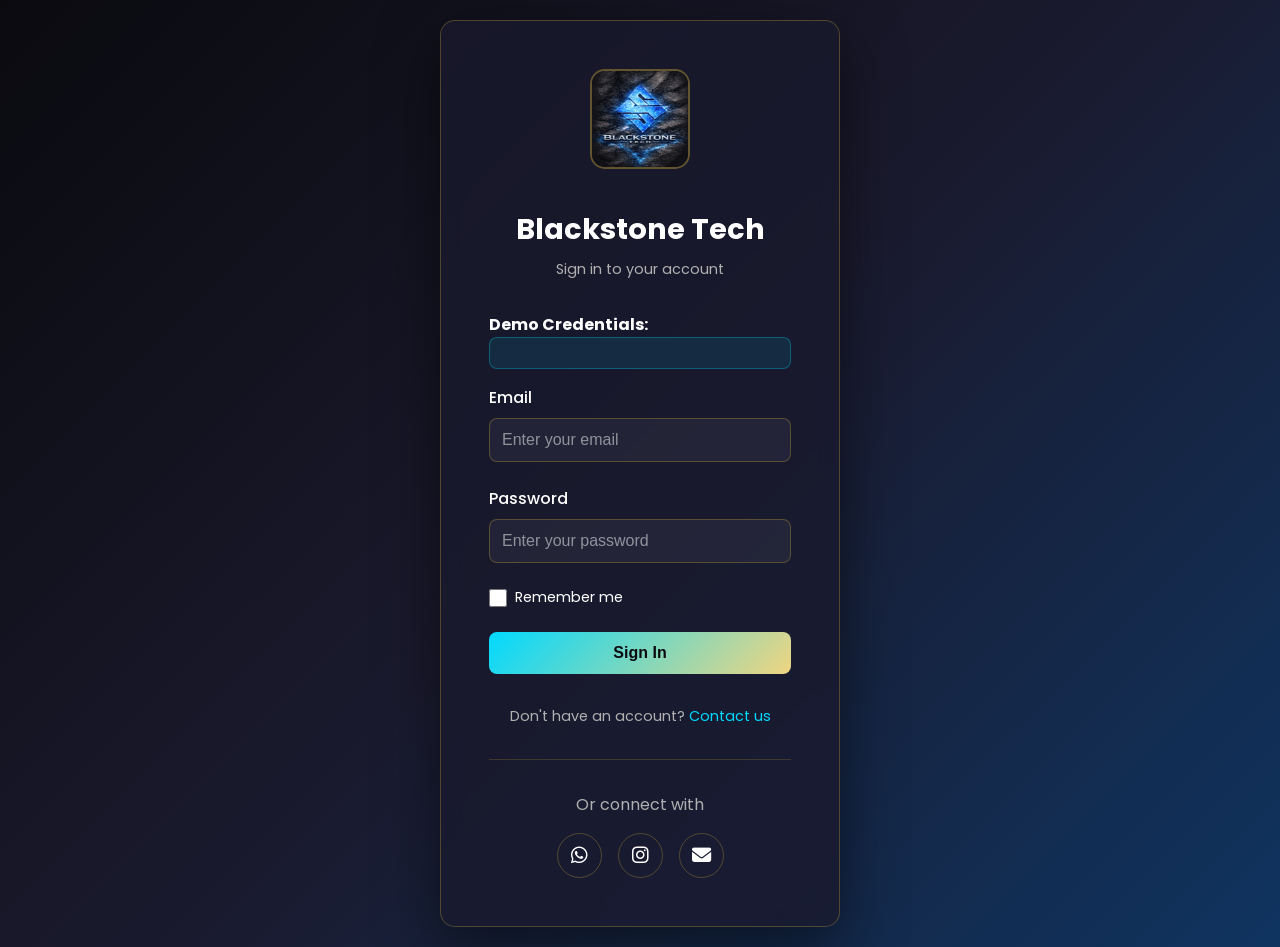
<file: frontend/login.html>
<!DOCTYPE html>
<html lang="en">
<head>
    <meta charset="UTF-8">
    <meta name="viewport" content="width=device-width, initial-scale=1.0">
    <title>Login - Blackstone Tech</title>
    <link rel="stylesheet" href="css/style.css">
    <link href="https://fonts.googleapis.com/css2?family=Poppins:wght@300;400;600;700&display=swap" rel="stylesheet">
    <link rel="stylesheet" href="https://cdnjs.cloudflare.com/ajax/libs/font-awesome/6.4.0/css/all.min.css">
    <style>
        .login-container {
            display: flex;
            min-height: 100vh;
            align-items: center;
            justify-content: center;
            background: linear-gradient(135deg, #0a0a0f 0%, #1a1a2e 50%, #0f3460 100%);
            padding: 20px;
        }

        .login-box {
            background: rgba(26, 26, 46, 0.8);
            backdrop-filter: blur(10px);
            border: 1px solid rgba(212, 175, 55, 0.3);
            border-radius: 15px;
            padding: 3rem;
            width: 100%;
            max-width: 400px;
            box-shadow: 0 20px 60px rgba(0, 0, 0, 0.5);
        }

        .login-logo {
            text-align: center;
            margin-bottom: 2rem;
        }

        .login-logo img {
            width: 100px;
            height: 100px;
            border-radius: 15px;
            border: 2px solid rgba(212, 175, 55, 0.4);
        }

        .login-title {
            text-align: center;
            font-size: 1.8rem;
            margin-bottom: 0.5rem;
            color: var(--text-color);
        }

        .login-description {
            text-align: center;
            color: var(--text-light);
            font-size: 0.9rem;
            margin-bottom: 2rem;
        }

        .form-group {
            margin-bottom: 1.5rem;
        }

        .form-group label {
            display: block;
            margin-bottom: 0.5rem;
            color: var(--text-color);
            font-weight: 500;
        }

        .form-group input {
            width: 100%;
            padding: 12px;
            border: 1px solid rgba(212, 175, 55, 0.3);
            border-radius: 8px;
            background: rgba(255, 255, 255, 0.05);
            color: var(--text-color);
            font-size: 1rem;
            transition: all 0.3s ease;
        }

        .form-group input:focus {
            outline: none;
            border-color: var(--accent-color);
            box-shadow: 0 0 15px rgba(212, 175, 55, 0.3);
        }

        .form-group input::placeholder {
            color: rgba(255, 255, 255, 0.5);
        }

        .remember-me {
            display: flex;
            align-items: center;
            gap: 8px;
            margin-bottom: 1.5rem;
            font-size: 0.9rem;
        }

        .remember-me input {
            width: 18px;
            height: 18px;
            cursor: pointer;
        }

        .remember-me label {
            cursor: pointer;
            margin: 0;
        }

        .login-button {
            width: 100%;
            padding: 12px;
            background: linear-gradient(135deg, var(--accent-color), #f0d581);
            color: var(--primary-color);
            border: none;
            border-radius: 8px;
            font-weight: 700;
            font-size: 1rem;
            cursor: pointer;
            transition: all 0.3s ease;
        }

        .login-button:hover {
            transform: translateY(-3px);
            box-shadow: 0 10px 30px rgba(212, 175, 55, 0.4);
        }

        .login-footer {
            text-align: center;
            margin-top: 2rem;
            color: var(--text-light);
            font-size: 0.9rem;
        }

        .login-footer a {
            color: var(--accent-color);
            text-decoration: none;
        }

        .demo-credentials {
            background: rgba(212, 175, 55, 0.1);
            border: 1px solid rgba(212, 175, 55, 0.2);
            border-radius: 8px;
            padding: 1rem;
            margin-bottom: 1.5rem;
            font-size: 0.85rem;
        }

        .demo-credentials h4 {
            color: var(--accent-color);
            margin-bottom: 0.5rem;
        }

        .demo-credentials p {
            margin: 0.25rem 0;
            font-family: 'Courier New', monospace;
        }

        .error-message {
            background: rgba(255, 0, 0, 0.1);
            border: 1px solid rgba(255, 0, 0, 0.3);
            color: #ff6b6b;
            padding: 10px;
            border-radius: 8px;
            margin-bottom: 1rem;
            display: none;
        }

        .social-login {
            margin-top: 2rem;
            padding-top: 2rem;
            border-top: 1px solid rgba(212, 175, 55, 0.2);
            text-align: center;
        }

        .social-buttons {
            display: flex;
            gap: 1rem;
            justify-content: center;
        }

        .social-buttons a {
            display: inline-flex;
            align-items: center;
            justify-content: center;
            width: 45px;
            height: 45px;
            border: 1px solid rgba(212, 175, 55, 0.3);
            border-radius: 50%;
            color: var(--text-color);
            text-decoration: none;
            transition: all 0.3s ease;
            font-size: 1.2rem;
        }

        .social-buttons a:hover {
            background: rgba(212, 175, 55, 0.2);
            border-color: var(--accent-color);
        }
    </style>
</head>
<body>
    <div class="login-container">
        <div class="login-box">
            <div class="login-logo">
                <img src="images/logo.png" alt="Blackstone Tech Logo">
            </div>
            
            <h1 class="login-title">Blackstone Tech</h1>
            <p class="login-description">Sign in to your account</p>

            <div class="credentials">
                <h4>Demo Credentials:</h4>
                <div style="background: rgba(0, 217, 255, 0.1); padding: 15px; border-radius: 8px; margin-bottom: 1rem; border: 1px solid rgba(0, 217, 255, 0.3);">
                  
                </div>
            </div>

            <form id="login-form">
                <div id="errorMessage" class="error-message"></div>

                <div class="form-group">
                    <label for="email">Email</label>
                    <input type="email" id="email" name="email" placeholder="Enter your email" required>
                </div>

                <div class="form-group">
                    <label for="password">Password</label>
                    <input type="password" id="password" name="password" placeholder="Enter your password" required>
                </div>

                <div class="remember-me">
                    <input type="checkbox" id="remember" name="remember">
                    <label for="remember">Remember me</label>
                </div>

                <button type="submit" class="login-button">Sign In</button>
            </form>

            <div class="login-footer">
                <p>Don't have an account? <a href="#">Contact us</a></p>
            </div>

            <div class="social-login">
                <p style="margin-bottom: 1rem; color: var(--text-light);">Or connect with</p>
                <div class="social-buttons">
                    <a href="https://wa.me/255677707769" title="WhatsApp" target="_blank">
                        <i class="fab fa-whatsapp"></i>
                    </a>
                    <a href="https://instagram.com/blackstone_tech_tz" title="Instagram" target="_blank">
                        <i class="fab fa-instagram"></i>
                    </a>
                    <a href="mailto:blackstone.tech02@gmail.com" title="Email">
                        <i class="fas fa-envelope"></i>
                    </a>
                </div>
            </div>
        </div>
    </div>

    <script>
        // Demo credentials
        const ADMIN_CREDENTIALS = {
            email: 'blackstone.tech02@gmail.com',
            password: 'Bl@ckstoneTech2026'
        };

        const loginForm = document.getElementById('loginForm');
        const errorMessage = document.getElementById('errorMessage');

        loginForm.addEventListener('submit', (e) => {
            e.preventDefault();

            const email = document.getElementById('email').value;
            const password = document.getElementById('password').value;
            const remember = document.getElementById('remember').checked;

            // Validate credentials
            if (email === ADMIN_CREDENTIALS.email && password === ADMIN_CREDENTIALS.password) {
                // Save login info
                localStorage.setItem('isLoggedIn', 'true');
                localStorage.setItem('userEmail', email);
                localStorage.setItem('userRole', 'admin');
                
                if (remember) {
                    localStorage.setItem('rememberMe', 'true');
                }

                // Redirect to dashboard
                window.location.href = 'admin.html';
            } else {
                // Show error
                errorMessage.textContent = 'Invalid email or password. Please try again or contact support.';
                errorMessage.style.display = 'block';

                // Clear password field
                document.getElementById('password').value = '';
            }
        });

        // Check if already logged in
        if (localStorage.getItem('isLoggedIn') === 'true') {
            window.location.href = 'admin.html';
        }
    </script>
</body>
</html>
</file>
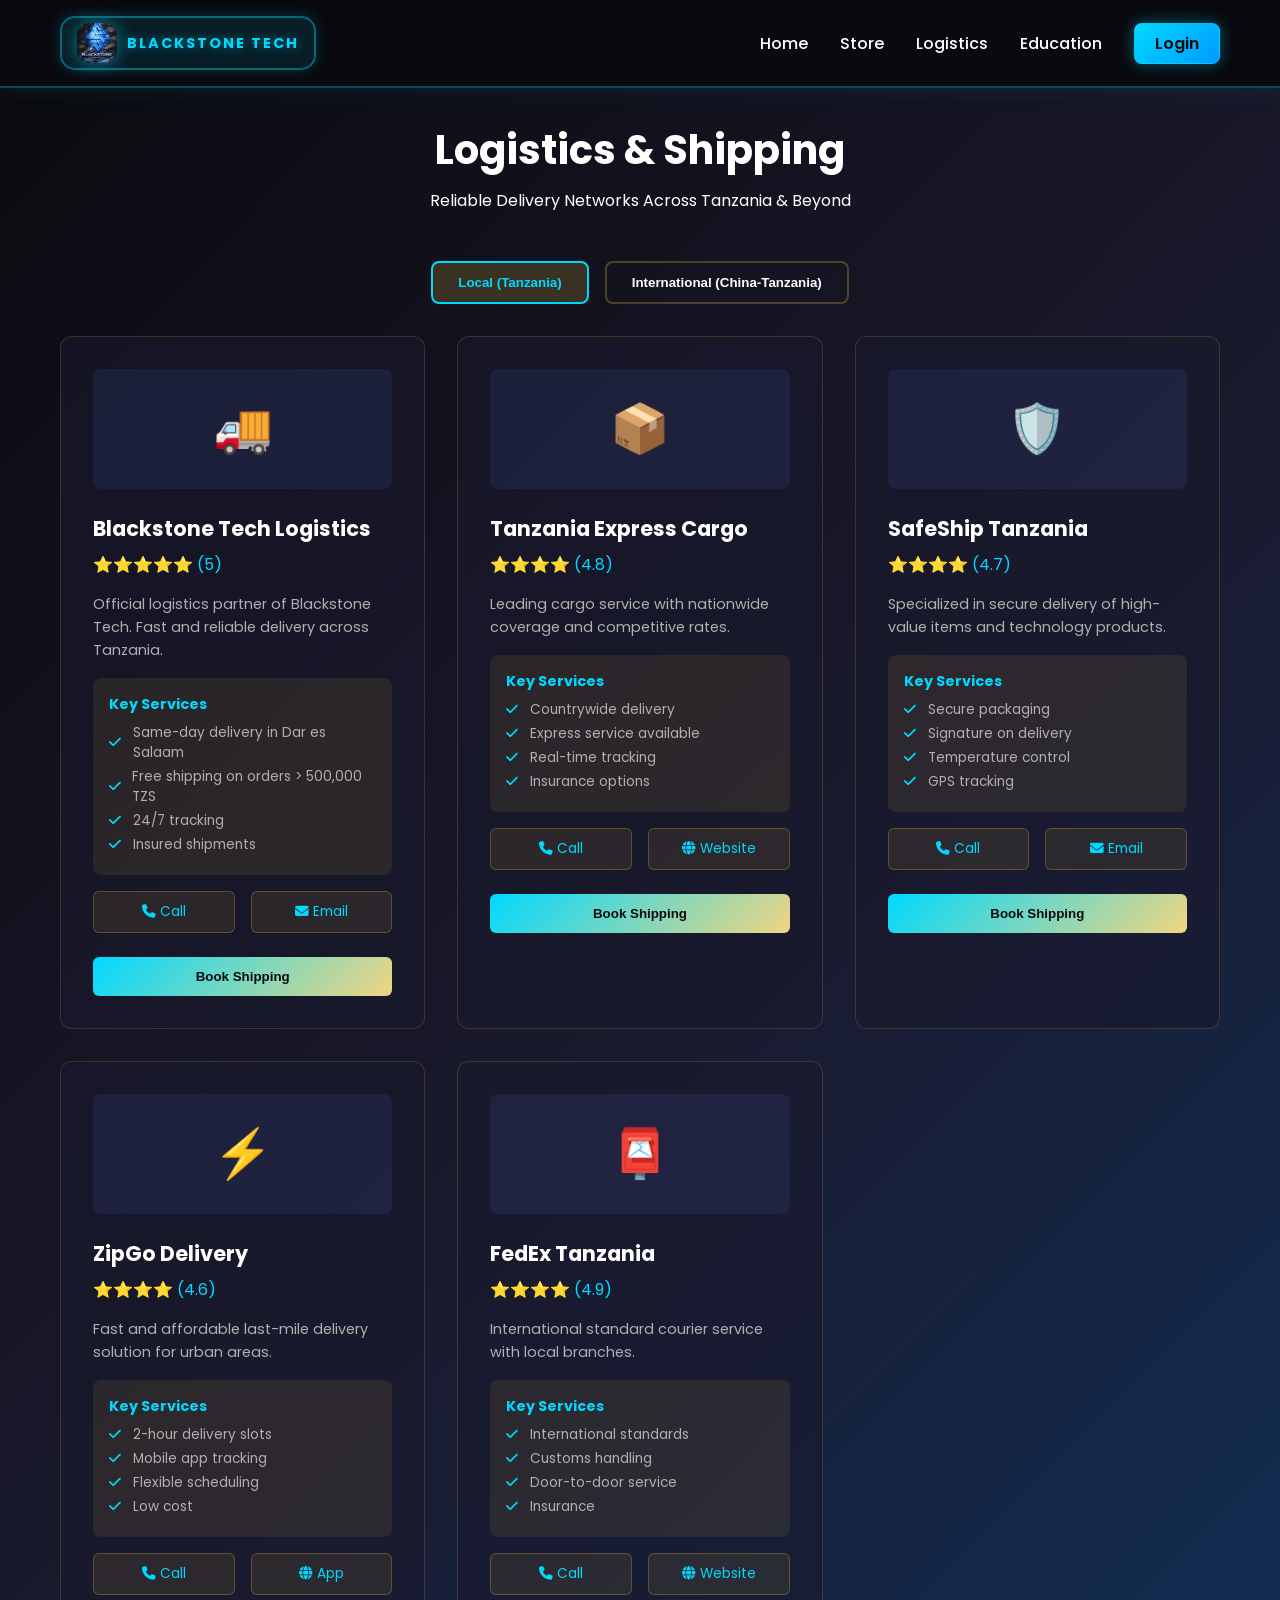
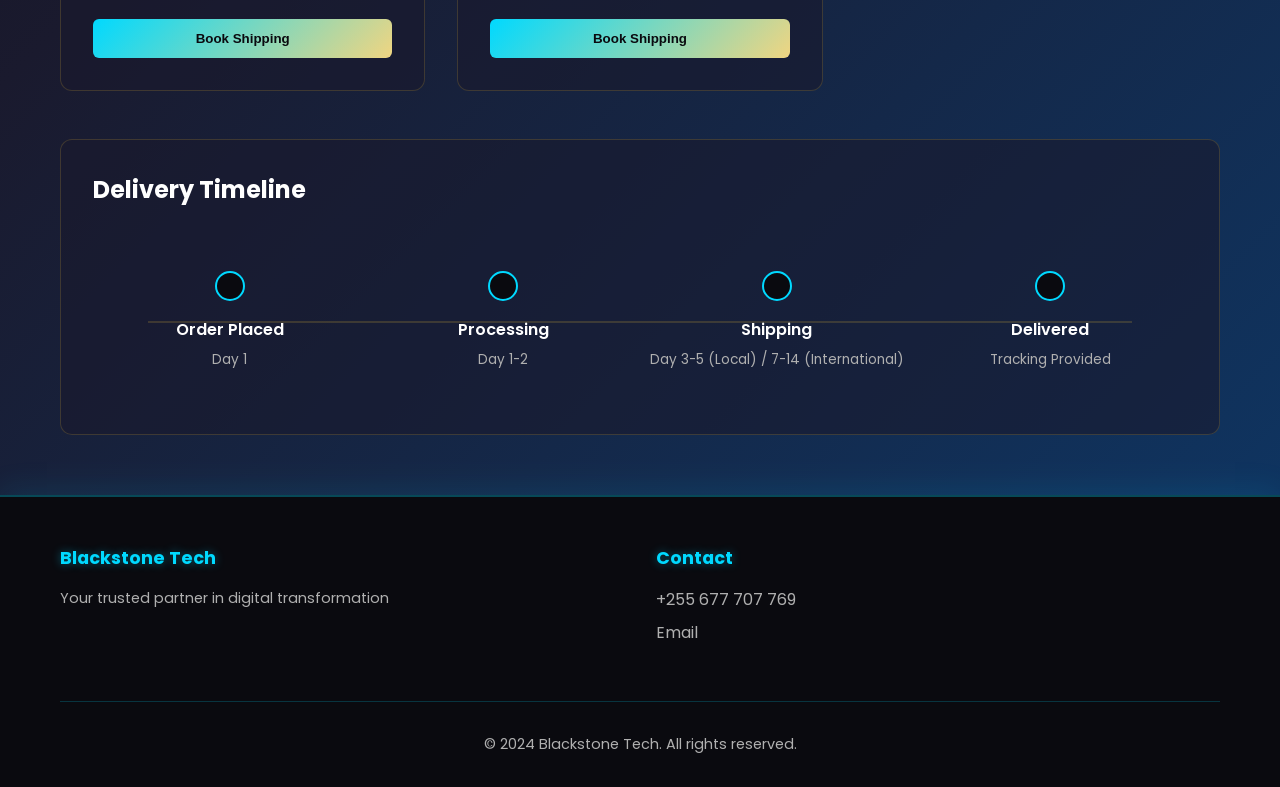
<file: frontend/logistics.html>
<!DOCTYPE html>
<html lang="en">
<head>
    <meta charset="UTF-8">
    <meta name="viewport" content="width=device-width, initial-scale=1.0">
    <title>Logistics - Blackstone Tech</title>
    <link rel="stylesheet" href="css/style.css">
    <link rel="stylesheet" href="css/animations.css">
    <link href="https://fonts.googleapis.com/css2?family=Poppins:wght@300;400;600;700&display=swap" rel="stylesheet">
    <link rel="stylesheet" href="https://cdnjs.cloudflare.com/ajax/libs/font-awesome/6.4.0/css/all.min.css">
    <style>
        .logistics-page {
            padding: 120px 20px 60px;
            background: linear-gradient(135deg, #0a0a0f 0%, #1a1a2e 50%, #0f3460 100%);
            min-height: 100vh;
        }

        .logistics-header {
            text-align: center;
            margin-bottom: 3rem;
        }

        .logistics-header h1 {
            font-size: 2.5rem;
            margin-bottom: 0.5rem;
        }

        .logistics-tabs {
            display: flex;
            gap: 1rem;
            margin-bottom: 2rem;
            justify-content: center;
            flex-wrap: wrap;
        }

        .logistics-tabs button {
            padding: 12px 25px;
            border: 2px solid rgba(212, 175, 55, 0.3);
            background: transparent;
            color: var(--text-color);
            border-radius: 8px;
            cursor: pointer;
            font-weight: 600;
            transition: all 0.3s ease;
        }

        .logistics-tabs button:hover,
        .logistics-tabs button.active {
            background: rgba(212, 175, 55, 0.2);
            border-color: var(--accent-color);
            color: var(--accent-color);
        }

        .logistics-grid {
            display: grid;
            grid-template-columns: repeat(auto-fit, minmax(300px, 1fr));
            gap: 2rem;
            max-width: 1400px;
            margin: 0 auto;
        }

        .logistics-company {
            background: rgba(26, 26, 46, 0.6);
            border: 1px solid rgba(212, 175, 55, 0.2);
            border-radius: 12px;
            padding: 2rem;
            transition: all 0.3s ease;
        }

        .logistics-company:hover {
            transform: translateY(-10px);
            border-color: rgba(212, 175, 55, 0.5);
        }

        .company-logo {
            width: 100%;
            height: 120px;
            background: rgba(102, 126, 234, 0.1);
            display: flex;
            align-items: center;
            justify-content: center;
            font-size: 3rem;
            border-radius: 8px;
            margin-bottom: 1.5rem;
        }

        .company-name {
            font-size: 1.3rem;
            font-weight: 700;
            color: var(--text-color);
            margin-bottom: 0.5rem;
        }

        .company-rating {
            color: var(--accent-color);
            margin-bottom: 1rem;
            font-size: 1rem;
        }

        .company-rating i {
            color: var(--accent-color);
            margin-right: 0.25rem;
        }

        .company-description {
            color: var(--text-light);
            font-size: 0.9rem;
            margin-bottom: 1rem;
            line-height: 1.6;
        }

        .company-features {
            background: rgba(212, 175, 55, 0.1);
            border-radius: 8px;
            padding: 1rem;
            margin-bottom: 1rem;
        }

        .company-features h4 {
            color: var(--accent-color);
            margin-bottom: 0.5rem;
            font-size: 0.9rem;
        }

        .company-features ul {
            list-style: none;
            font-size: 0.85rem;
            color: var(--text-light);
        }

        .company-features li {
            display: flex;
            align-items: center;
            gap: 0.5rem;
            margin-bottom: 0.25rem;
        }

        .company-features i {
            color: var(--accent-color);
            width: 16px;
        }

        .company-contact {
            display: flex;
            gap: 1rem;
            margin-bottom: 1.5rem;
        }

        .contact-link {
            flex: 1;
            padding: 10px;
            background: rgba(212, 175, 55, 0.1);
            border: 1px solid rgba(212, 175, 55, 0.3);
            border-radius: 6px;
            color: var(--accent-color);
            text-decoration: none;
            text-align: center;
            font-size: 0.85rem;
            transition: all 0.3s ease;
        }

        .contact-link:hover {
            background: rgba(212, 175, 55, 0.2);
            border-color: var(--accent-color);
        }

        .book-btn {
            width: 100%;
            padding: 12px;
            background: linear-gradient(135deg, var(--accent-color), #f0d581);
            color: var(--primary-color);
            border: none;
            border-radius: 6px;
            font-weight: 700;
            cursor: pointer;
            transition: all 0.3s ease;
        }

        .book-btn:hover {
            transform: translateY(-2px);
            box-shadow: 0 5px 15px rgba(212, 175, 55, 0.4);
        }

        .delivery-timeline {
            background: rgba(26, 26, 46, 0.6);
            border: 1px solid rgba(212, 175, 55, 0.2);
            border-radius: 12px;
            padding: 2rem;
            margin-top: 3rem;
        }

        .timeline {
            display: flex;
            justify-content: space-between;
            position: relative;
            padding: 2rem 0;
        }

        .timeline::before {
            content: '';
            position: absolute;
            top: 50%;
            left: 5%;
            right: 5%;
            height: 2px;
            background: rgba(212, 175, 55, 0.2);
            z-index: 1;
        }

        .timeline-step {
            flex: 1;
            text-align: center;
            position: relative;
            z-index: 2;
        }

        .timeline-dot {
            width: 30px;
            height: 30px;
            background: var(--primary-color);
            border: 2px solid var(--accent-color);
            border-radius: 50%;
            margin: 0 auto 1rem;
        }

        .timeline-step h4 {
            color: var(--text-color);
            font-weight: 600;
            margin-bottom: 0.5rem;
        }

        .timeline-step p {
            color: var(--text-light);
            font-size: 0.85rem;
        }

        .hidden {
            display: none;
        }
    </style>
</head>
<body>
    <!-- Navigation Bar -->
    <nav class="navbar" id="navbar">
        <div class="container">
            <div class="logo-container">
                <div class="logo-box">
                    <img src="images/logo.png" alt="Blackstone Tech Logo" class="logo">
                    <span class="logo-text">BLACKSTONE TECH</span>
                </div>
            </div>
            <ul class="nav-links">
                <li><a href="index.html#home" class="nav-link">Home</a></li>
                <li><a href="store.html" class="nav-link">Store</a></li>
                <li><a href="#logistics" class="nav-link">Logistics</a></li>
                <li><a href="education.html" class="nav-link">Education</a></li>
                <li><a href="login.html" class="nav-link btn-login">Login</a></li>
            </ul>
            <div class="hamburger" id="hamburger">
                <span></span>
                <span></span>
                <span></span>
            </div>
        </div>
    </nav>

    <div class="logistics-page">
        <div class="container">
            <div class="logistics-header">
                <h1>Logistics & Shipping</h1>
                <p>Reliable Delivery Networks Across Tanzania & Beyond</p>
            </div>

            <div class="logistics-tabs">
                <button class="active" onclick="switchTab('local')">Local (Tanzania)</button>
                <button onclick="switchTab('international')">International (China-Tanzania)</button>
            </div>

            <div id="localTab" class="logistics-grid">
                <!-- Local logistics companies will be loaded here -->
            </div>

            <div id="internationalTab" class="logistics-grid hidden">
                <!-- International logistics companies will be loaded here -->
            </div>

            <!-- Delivery Timeline -->
            <div class="delivery-timeline">
                <h2 style="margin-bottom: 2rem;">Delivery Timeline</h2>
                <div class="timeline">
                    <div class="timeline-step">
                        <div class="timeline-dot"></div>
                        <h4>Order Placed</h4>
                        <p>Day 1</p>
                    </div>
                    <div class="timeline-step">
                        <div class="timeline-dot"></div>
                        <h4>Processing</h4>
                        <p>Day 1-2</p>
                    </div>
                    <div class="timeline-step">
                        <div class="timeline-dot"></div>
                        <h4>Shipping</h4>
                        <p>Day 3-5 (Local) / 7-14 (International)</p>
                    </div>
                    <div class="timeline-step">
                        <div class="timeline-dot"></div>
                        <h4>Delivered</h4>
                        <p>Tracking Provided</p>
                    </div>
                </div>
            </div>
        </div>
    </div>

    <!-- Footer -->
    <footer class="footer">
        <div class="container">
            <div class="footer-content">
                <div class="footer-section">
                    <h4>Blackstone Tech</h4>
                    <p>Your trusted partner in digital transformation</p>
                </div>
                <div class="footer-section">
                    <h4>Contact</h4>
                    <ul>
                        <li><a href="tel:+255677707769">+255 677 707 769</a></li>
                        <li><a href="mailto:blackstone.tech02@gmail.com">Email</a></li>
                    </ul>
                </div>
            </div>
            <div class="footer-bottom">
                <p>&copy; 2024 Blackstone Tech. All rights reserved.</p>
            </div>
        </div>
    </footer>

    <script>
        const localCompanies = [
            {
                name: 'Blackstone Tech Logistics',
                rating: 5,
                logo: '🚚',
                description: 'Official logistics partner of Blackstone Tech. Fast and reliable delivery across Tanzania.',
                features: ['Same-day delivery in Dar es Salaam', 'Free shipping on orders > 500,000 TZS', '24/7 tracking', 'Insured shipments'],
                contact: [
                    { icon: 'fa-phone', label: 'Call', value: '+255 677 707 769' },
                    { icon: 'fa-envelope', label: 'Email', value: 'logistics@blackstonetech.tz' }
                ]
            },
            {
                name: 'Tanzania Express Cargo',
                rating: 4.8,
                logo: '📦',
                description: 'Leading cargo service with nationwide coverage and competitive rates.',
                features: ['Countrywide delivery', 'Express service available', 'Real-time tracking', 'Insurance options'],
                contact: [
                    { icon: 'fa-phone', label: 'Call', value: '+255 654 123 456' },
                    { icon: 'fa-globe', label: 'Website', value: 'tanzaniaexpress.tz' }
                ]
            },
            {
                name: 'SafeShip Tanzania',
                rating: 4.7,
                logo: '🛡️',
                description: 'Specialized in secure delivery of high-value items and technology products.',
                features: ['Secure packaging', 'Signature on delivery', 'Temperature control', 'GPS tracking'],
                contact: [
                    { icon: 'fa-phone', label: 'Call', value: '+255 687 654 321' },
                    { icon: 'fa-envelope', label: 'Email', value: 'info@safeship.tz' }
                ]
            },
            {
                name: 'ZipGo Delivery',
                rating: 4.6,
                logo: '⚡',
                description: 'Fast and affordable last-mile delivery solution for urban areas.',
                features: ['2-hour delivery slots', 'Mobile app tracking', 'Flexible scheduling', 'Low cost'],
                contact: [
                    { icon: 'fa-phone', label: 'Call', value: '+255 700 456 789' },
                    { icon: 'fa-globe', label: 'App', value: 'zipgodelivery.app' }
                ]
            },
            {
                name: 'FedEx Tanzania',
                rating: 4.9,
                logo: '📮',
                description: 'International standard courier service with local branches.',
                features: ['International standards', 'Customs handling', 'Door-to-door service', 'Insurance'],
                contact: [
                    { icon: 'fa-phone', label: 'Call', value: '+255 654 987 321' },
                    { icon: 'fa-globe', label: 'Website', value: 'fedex.com/tz' }
                ]
            }
        ];

        const internationalCompanies = [
            {
                name: 'Blackstone Tech International',
                rating: 5,
                logo: '✈️',
                description: 'Direct partnership with suppliers in China. Bulk ordering and dropshipping available.',
                features: ['China-Tanzania direct shipping', '7-14 days delivery', 'Customs clearance', 'Port pickup available', 'Volume discounts'],
                contact: [
                    { icon: 'fa-phone', label: 'Call', value: '+255 677 707 769' },
                    { icon: 'fa-envelope', label: 'Email', value: 'international@blackstonetech.tz' }
                ]
            },
            {
                name: 'DHL Global Express',
                rating: 4.9,
                logo: '🌍',
                description: 'Worldwide express delivery with reliable China-Africa corridor.',
                features: ['Door-to-door service', 'Customs clearance', 'Insurance included', 'Online tracking', 'Weekly schedules'],
                contact: [
                    { icon: 'fa-phone', label: 'Call', value: '+255 654 123 456' },
                    { icon: 'fa-globe', label: 'Website', value: 'dhl.com' }
                ]
            },
            {
                name: 'UPS International',
                rating: 4.8,
                logo: '📫',
                description: 'Global shipping leader with strong China-Tanzania routes.',
                features: ['12-18 days delivery', 'Real-time tracking', 'Brokerage service', 'Flexible payment'],
                contact: [
                    { icon: 'fa-phone', label: 'Call', value: '+255 687 654 321' },
                    { icon: 'fa-globe', label: 'Website', value: 'ups.com' }
                ]
            },
            {
                name: 'Alibaba Logistics',
                rating: 4.7,
                logo: '🏭',
                description: 'Direct from China suppliers with integrated logistics solutions.',
                features: ['Factory-direct shipping', 'Volume prices', '15-20 days delivery', 'Wholesale ready', 'English support'],
                contact: [
                    { icon: 'fa-phone', label: 'Call', value: '+86 571 2588 0000' },
                    { icon: 'fa-globe', label: 'Website', value: 'alibaba.com' }
                ]
            },
            {
                name: 'Amazon Global',
                rating: 4.8,
                logo: '📦',
                description: 'Reliable fulfillment from China with multi-country coverage.',
                features: ['FBA available', '10-15 days delivery', 'Bulk ordering', 'Quality assurance', 'Free returns'],
                contact: [
                    { icon: 'fa-phone', label: 'Call', value: '+86 10 8475 0000' },
                    { icon: 'fa-globe', label: 'Website', value: 'amazon.com' }
                ]
            }
        ];

        function generateCompanyCard(company) {
            const stars = '⭐'.repeat(Math.floor(company.rating));
            const contacts = company.contact.map(c => `<a href="#" class="contact-link"><i class="fas ${c.icon}"></i> ${c.label}</a>`).join('');
            const features = company.features.map(f => `<li><i class="fas fa-check"></i> ${f}</li>`).join('');

            return `
                <div class="logistics-company fade-in-up">
                    <div class="company-logo">${company.logo}</div>
                    <div class="company-name">${company.name}</div>
                    <div class="company-rating">${stars} (${company.rating})</div>
                    <div class="company-description">${company.description}</div>
                    <div class="company-features">
                        <h4>Key Services</h4>
                        <ul>${features}</ul>
                    </div>
                    <div class="company-contact">${contacts}</div>
                    <button class="book-btn" onclick="bookShipping('${company.name}')">Book Shipping</button>
                </div>
            `;
        }

        function switchTab(tab) {
            document.querySelectorAll('[id$="Tab"]').forEach(el => el.classList.add('hidden'));
            document.getElementById(tab + 'Tab').classList.remove('hidden');
            
            document.querySelectorAll('.logistics-tabs button').forEach(btn => btn.classList.remove('active'));
            event.target.classList.add('active');
        }

        function bookShipping(companyName) {
            alert(`Booking with ${companyName}. You will be redirected to complete your shipping request.`);
        }

        // Initialize
        document.getElementById('localTab').innerHTML = localCompanies.map(generateCompanyCard).join('');
        document.getElementById('internationalTab').innerHTML = internationalCompanies.map(generateCompanyCard).join('');
    </script>
</body>
</html>
</file>
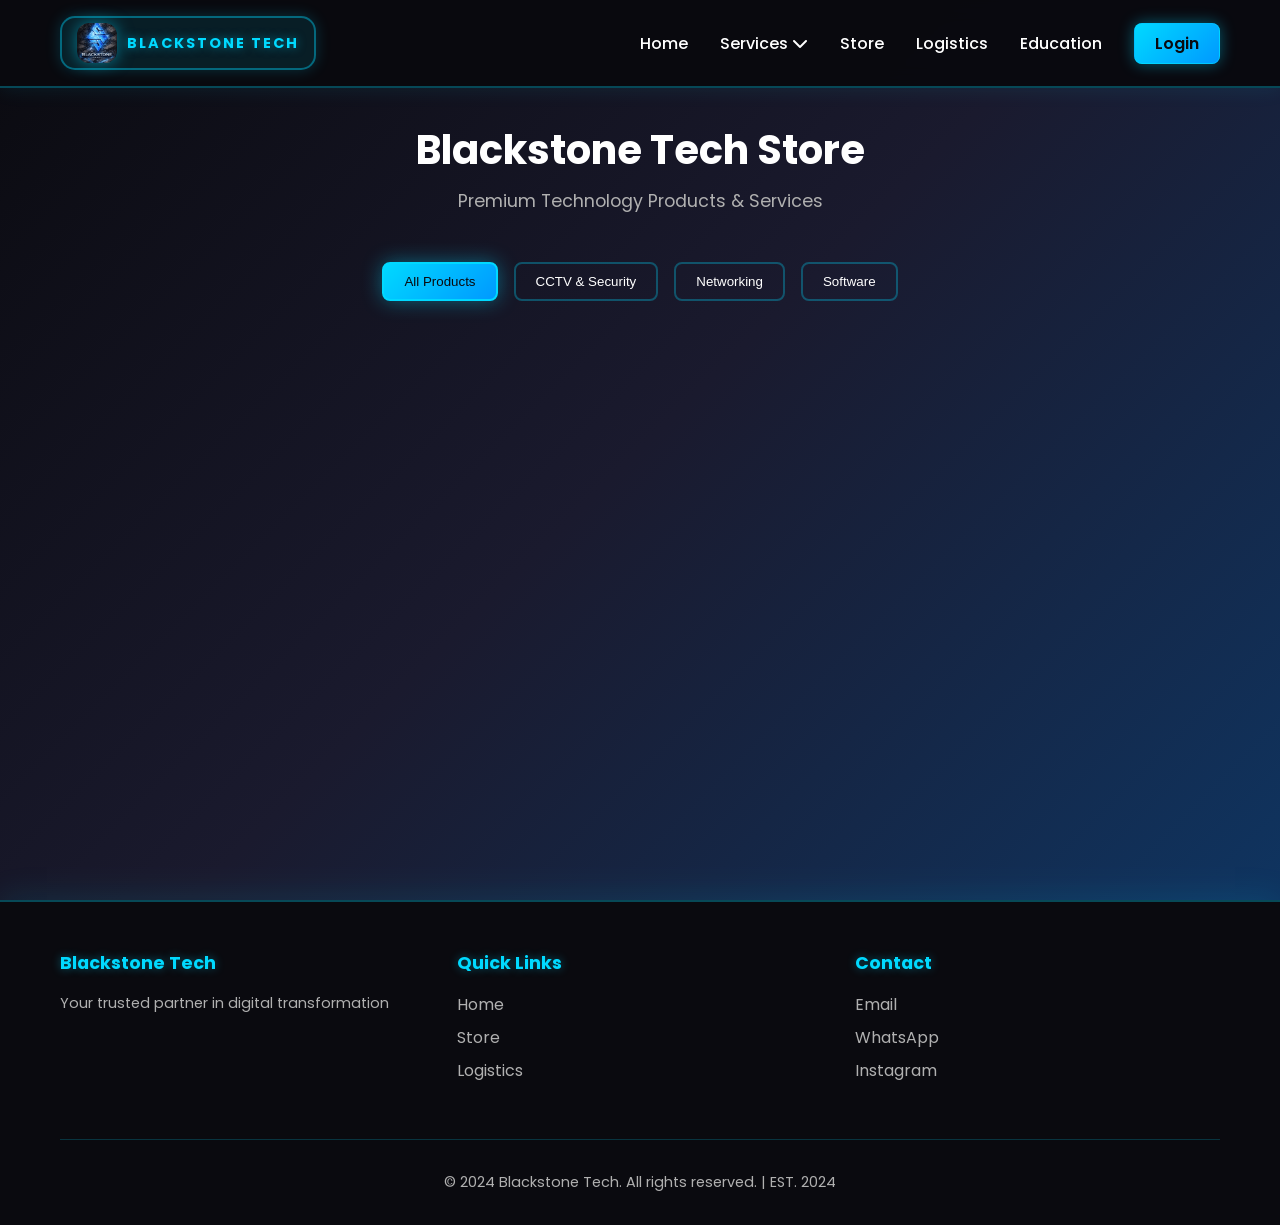
<file: frontend/store.html>
<!DOCTYPE html>
<html lang="en">
<head>
    <meta charset="UTF-8">
    <meta name="viewport" content="width=device-width, initial-scale=1.0">
    <title>Store - Blackstone Tech</title>
    <link rel="stylesheet" href="css/style.css">
    <link rel="stylesheet" href="css/animations.css">
    <link href="https://fonts.googleapis.com/css2?family=Poppins:wght@300;400;600;700&display=swap" rel="stylesheet">
    <link rel="stylesheet" href="https://cdnjs.cloudflare.com/ajax/libs/font-awesome/6.4.0/css/all.min.css">
    <style>
        .store-container {
            padding: 120px 20px 60px;
            background: linear-gradient(135deg, #0a0a0f 0%, #1a1a2e 50%, #0f3460 100%);
            min-height: 100vh;
        }

        .store-header {
            margin-bottom: 3rem;
            text-align: center;
        }

        .store-header h1 {
            font-size: 2.5rem;
            margin-bottom: 0.5rem;
            color: var(--text-color);
        }

        .store-header p {
            color: var(--text-light);
            font-size: 1.1rem;
        }

        .store-filters {
            display: flex;
            gap: 1rem;
            margin-bottom: 2rem;
            flex-wrap: wrap;
            justify-content: center;
        }

        .filter-btn {
            padding: 10px 20px;
            border: 2px solid rgba(0, 217, 255, 0.3);
            background: transparent;
            color: var(--text-color);
            border-radius: 8px;
            cursor: pointer;
            transition: all 0.3s ease;
        }

        .filter-btn:hover,
        .filter-btn.active {
            background: linear-gradient(135deg, #00d9ff, #0099ff);
            color: #0a0a0f;
            border-color: #00d9ff;
            box-shadow: 0 0 20px rgba(0, 217, 255, 0.4);
        }

        .products-container {
            display: grid;
            grid-template-columns: repeat(auto-fill, minmax(280px, 1fr));
            gap: 2rem;
            margin-bottom: 3rem;
            max-width: 1400px;
            margin-left: auto;
            margin-right: auto;
        }

        .product-item {
            background: rgba(26, 26, 46, 0.6);
            border: 2px solid rgba(0, 217, 255, 0.2);
            border-radius: 12px;
            overflow: hidden;
            transition: all 0.3s ease;
        }

        .product-item:hover {
            transform: translateY(-10px);
            border-color: rgba(0, 217, 255, 0.5);
            box-shadow: 0 0 30px rgba(0, 217, 255, 0.3);
        }

        .product-image {
            width: 100%;
            height: 200px;
            background: rgba(102, 126, 234, 0.1);
            display: flex;
            align-items: center;
            justify-content: center;
            font-size: 4rem;
        }

        .product-info {
            padding: 1.5rem;
        }

        .product-name {
            font-weight: 600;
            margin-bottom: 0.5rem;
            color: var(--text-color);
        }

        .product-model {
            font-size: 0.85rem;
            color: #b0b0b0;
            margin-bottom: 0.5rem;
        }

        .product-description {
            font-size: 0.9rem;
            color: #888;
            margin-bottom: 0.5rem;
        }

        .product-price {
            color: var(--accent-color);
            font-weight: 700;
            font-size: 1.2rem;
            margin-bottom: 1rem;
        }
    </style>
</head>
<body>
    <!-- Navigation Bar -->
    <nav class="navbar" id="navbar">
        <div class="container">
            <div class="logo-container">
                <div class="logo-box">
                    <img src="images/logo.png" alt="Blackstone Tech Logo" class="logo intense-neon-glow">
                    <span class="logo-text neon-text-glow">BLACKSTONE TECH</span>
                </div>
            </div>
            <ul class="nav-links">
                <li><a href="index.html" class="nav-link">Home</a></li>
                <li class="dropdown">
                    <a href="#services" class="nav-link">Services <i class="fas fa-chevron-down"></i></a>
                    <div class="dropdown-content">
                        <a href="#cctv">CCTV & Security</a>
                        <a href="#networking">Networking</a>
                        <a href="#development">Software Development</a>
                        <a href="#management">Business Management</a>
                    </div>
                </li>
                <li><a href="store.html" class="nav-link">Store</a></li>
                <li><a href="logistics.html" class="nav-link">Logistics</a></li>
                <li><a href="education.html" class="nav-link">Education</a></li>
                <li><a href="login.html" class="nav-link btn-login">Login</a></li>
            </ul>
            <div class="hamburger" id="hamburger">
                <span></span>
                <span></span>
                <span></span>
            </div>
        </div>
    </nav>

    <div class="store-container">
        <div class="container">
            <div class="store-header">
                <h1>Blackstone Tech Store</h1>
                <p>Premium Technology Products & Services</p>
            </div>

            <div class="store-filters">
                <button class="filter-btn active" onclick="filterProducts('all')">All Products</button>
                <button class="filter-btn" onclick="filterProducts('cctv')">CCTV & Security</button>
                <button class="filter-btn" onclick="filterProducts('networking')">Networking</button>
                <button class="filter-btn" onclick="filterProducts('development')">Software</button>
            </div>

            <div class="products-container" id="productsGrid"></div>

            <div id="noproducts" class="no-products" style="display: none; text-align: center; color: var(--text-light); padding: 3rem;">
                <p>No products found in this category.</p>
            </div>
        </div>
    </div>

    <!-- Footer -->
    <footer class="footer">
        <div class="container">
            <div class="footer-content">
                <div class="footer-section">
                    <h4>Blackstone Tech</h4>
                    <p>Your trusted partner in digital transformation</p>
                </div>
                <div class="footer-section">
                    <h4>Quick Links</h4>
                    <ul>
                        <li><a href="index.html">Home</a></li>
                        <li><a href="store.html">Store</a></li>
                        <li><a href="logistics.html">Logistics</a></li>
                    </ul>
                </div>
                <div class="footer-section">
                    <h4>Contact</h4>
                    <ul>
                        <li><a href="mailto:blackstone.tech02@gmail.com">Email</a></li>
                        <li><a href="https://wa.me/255677707769">WhatsApp</a></li>
                        <li><a href="https://instagram.com/blackstone_tech_tz">Instagram</a></li>
                    </ul>
                </div>
            </div>
            <div class="footer-bottom">
                <p>&copy; 2024 Blackstone Tech. All rights reserved. | EST. 2024</p>
            </div>
        </div>
    </footer>

    <!-- Scripts -->
    <script src="js/main.js"></script>
    <script src="js/animations.js"></script>
</body>
</html>
</file>
<file: frontend/css/style.css>
* {
    margin: 0;
    padding: 0;
    box-sizing: border-box;
}

:root {
    --primary-color: #0a0a0f;
    --secondary-color: #1a1a2e;
    --accent-color: #00d9ff;
    --accent-dark: #0099cc;
    --neon-blue: #00d9ff;
    --neon-blue-glow: #0066ff;
    --text-color: #ffffff;
    --text-light: #b0b0b0;
    --bg-dark: #0a0a0f;
    --gradient-neon: linear-gradient(135deg, #0099ff 0%, #00d9ff 50%, #0099ff 100%);
    --gradient-dark: linear-gradient(135deg, #0a0a0f 0%, #1a1a2e 100%);
    --glow-color: #00d9ff;
}

body {
    font-family: 'Poppins', sans-serif;
    background-color: var(--bg-dark);
    color: var(--text-color);
    overflow-x: hidden;
}

.container {
    max-width: 1200px;
    margin: 0 auto;
    padding: 0 20px;
}

/* ========== NAVBAR ========== */
.navbar {
    position: fixed;
    top: 0;
    width: 100%;
    background: rgba(10, 10, 15, 0.98);
    backdrop-filter: blur(10px);
    z-index: 1000;
    border-bottom: 2px solid rgba(0, 217, 255, 0.3);
    box-shadow: 0 0 20px rgba(0, 217, 255, 0.1);
}

.navbar .container {
    display: flex;
    justify-content: space-between;
    align-items: center;
    padding: 1rem 20px;
}

.logo-container {
    display: flex;
    align-items: center;
    gap: 10px;
}

.logo-box {
    display: flex;
    align-items: center;
    gap: 10px;
    padding: 5px 15px;
    border-radius: 15px;
    background: rgba(0, 217, 255, 0.1);
    border: 2px solid rgba(0, 217, 255, 0.4);
    box-shadow: 0 0 15px rgba(0, 217, 255, 0.2);
    transition: all 0.3s ease;
}

.logo-box:hover {
    box-shadow: 0 0 25px rgba(0, 217, 255, 0.4);
    border-color: rgba(0, 217, 255, 0.6);
}

.logo {
    width: 40px;
    height: 40px;
    border-radius: 12px;
    object-fit: cover;
    filter: drop-shadow(0 0 8px rgba(0, 217, 255, 0.5));
}

.logo-text {
    font-weight: 700;
    color: var(--accent-color);
    font-size: 0.9rem;
    letter-spacing: 2px;
    text-shadow: 0 0 10px rgba(0, 217, 255, 0.5);
}

.nav-links {
    display: flex;
    list-style: none;
    gap: 2rem;
    align-items: center;
}

.nav-link {
    color: var(--text-color);
    text-decoration: none;
    font-weight: 500;
    transition: color 0.3s ease;
    position: relative;
}

.nav-link:hover {
    color: var(--accent-color);
}

.dropdown {
    position: relative;
}

.dropdown-content {
    display: none;
    position: absolute;
    background: rgba(26, 26, 46, 0.98);
    backdrop-filter: blur(10px);
    top: 100%;
    left: 0;
    min-width: 200px;
    border: 2px solid rgba(0, 217, 255, 0.3);
    border-radius: 8px;
    margin-top: 10px;
    padding: 10px 0;
    box-shadow: 0 8px 32px rgba(0, 217, 255, 0.2);
}

.dropdown-content a {
    display: block;
    color: var(--text-color);
    padding: 12px 20px;
    text-decoration: none;
    transition: all 0.3s ease;
}

.dropdown-content a:hover {
    background: rgba(0, 217, 255, 0.15);
    color: var(--accent-color);
    padding-left: 25px;
    text-shadow: 0 0 10px rgba(0, 217, 255, 0.5);
}

.dropdown:hover .dropdown-content {
    display: block;
}

.btn-login {
    background: linear-gradient(135deg, #00d9ff, #0099ff);
    color: #0a0a0f;
    padding: 8px 20px;
    border-radius: 8px;
    font-weight: 600;
    box-shadow: 0 0 15px rgba(0, 217, 255, 0.4);
    border: 1px solid rgba(0, 217, 255, 0.5);
}

.btn-login:hover {
    transform: translateY(-2px);
    box-shadow: 0 8px 20px rgba(0, 217, 255, 0.6);
}

.hamburger {
    display: none;
    flex-direction: column;
    gap: 5px;
    cursor: pointer;
}

.hamburger span {
    width: 25px;
    height: 3px;
    background: var(--accent-color);
    border-radius: 2px;
    transition: 0.3s;
    box-shadow: 0 0 10px rgba(0, 217, 255, 0.6);
}

/* ========== HERO SECTION ========== */
.hero {
    position: relative;
    min-height: 100vh;
    display: flex;
    align-items: center;
    justify-content: center;
    overflow: hidden;
    margin-top: 70px;
    background: linear-gradient(135deg, #0a0a0f 0%, #1a1a2e 50%, #0f2a4a 100%);
}

.animated-background {
    position: absolute;
    top: 0;
    left: 0;
    width: 100%;
    height: 100%;
    background: 
        radial-gradient(circle at 20% 50%, rgba(0, 153, 255, 0.25) 0%, transparent 50%),
        radial-gradient(circle at 80% 80%, rgba(0, 217, 255, 0.2) 0%, transparent 50%),
        radial-gradient(circle at 40% 30%, rgba(102, 204, 255, 0.15) 0%, transparent 50%);
    animation: float 20s ease-in-out infinite;
}

@keyframes float {
    0%, 100% { transform: translate(0, 0); }
    50% { transform: translate(30px, -30px); }
}

.hero-content {
    position: relative;
    z-index: 10;
    text-align: center;
    animation: slideUp 0.8s ease-out;
}

@keyframes slideUp {
    from {
        opacity: 0;
        transform: translateY(30px);
    }
    to {
        opacity: 1;
        transform: translateY(0);
    }
}

.hero-logo-container {
    margin-bottom: 2rem;
}

.hero-logo {
    width: 150px;
    height: 150px;
    border-radius: 30px;
    background: rgba(0, 217, 255, 0.08);
    padding: 15px;
    box-shadow: 0 0 40px rgba(0, 217, 255, 0.4), inset 0 0 20px rgba(0, 217, 255, 0.1);
    border: 2px solid rgba(0, 217, 255, 0.6);
    animation: glow 3s ease-in-out infinite, float 4s ease-in-out infinite;
    filter: drop-shadow(0 0 15px rgba(0, 217, 255, 0.3));
}

@keyframes glow {
    0%, 100% {
        box-shadow: 0 0 40px rgba(0, 217, 255, 0.4), inset 0 0 20px rgba(0, 217, 255, 0.1);
    }
    50% {
        box-shadow: 0 0 60px rgba(0, 217, 255, 0.6), inset 0 0 30px rgba(0, 217, 255, 0.2);
    }
}

.hero-badge {
    display: inline-block;
    background: rgba(0, 217, 255, 0.15);
    color: var(--accent-color);
    padding: 5px 15px;
    border-radius: 20px;
    font-size: 0.85rem;
    font-weight: 600;
    margin-top: 10px;
    border: 1px solid rgba(0, 217, 255, 0.5);
    text-shadow: 0 0 8px rgba(0, 217, 255, 0.5);
    box-shadow: 0 0 15px rgba(0, 217, 255, 0.2);
}

.hero-title {
    font-family: 'Calligraffitti', cursive;
    font-size: 3.5rem;
    font-weight: 800;
    margin: 1rem 0;
    background: linear-gradient(135deg, #00d9ff, #0099ff);
    -webkit-background-clip: text;
    -webkit-text-fill-color: transparent;
    background-clip: text;
    line-height: 1.2;
    text-shadow: 0 0 30px rgba(0, 217, 255, 0.5);
}

.hero-subtitle {
    font-size: 1.3rem;
    color: var(--text-light);
    margin-bottom: 2rem;
    font-weight: 300;
}

.hero-buttons {
    display: flex;
    gap: 1rem;
    justify-content: center;
    flex-wrap: wrap;
}

/* ========== BUTTONS ========== */
.btn {
    display: inline-block;
    padding: 12px 30px;
    border-radius: 8px;
    text-decoration: none;
    font-weight: 600;
    transition: all 0.3s ease;
    border: 2px solid transparent;
    cursor: pointer;
    font-size: 1rem;
}

.btn-primary {
    background: linear-gradient(135deg, #00d9ff, #0099ff);
    color: #0a0a0f;
    box-shadow: 0 0 20px rgba(0, 217, 255, 0.4);
    border: 1px solid rgba(0, 217, 255, 0.5);
}

.btn-primary:hover {
    transform: translateY(-3px);
    box-shadow: 0 15px 40px rgba(0, 217, 255, 0.6);
}

.btn-secondary {
    background: transparent;
    color: var(--accent-color);
    border: 2px solid var(--accent-color);
    box-shadow: 0 0 15px rgba(0, 217, 255, 0.3);
}

.btn-secondary:hover {
    background: rgba(0, 217, 255, 0.1);
    transform: translateY(-3px);
    box-shadow: 0 0 25px rgba(0, 217, 255, 0.5);
}

/* ========== SERVICES SECTION ========== */
.services {
    padding: 100px 0;
    background: linear-gradient(135deg, #1a1a2e 0%, #0a0a0f 100%);
    position: relative;
}

.services h2 {
    font-size: 2.5rem;
    text-align: center;
    margin-bottom: 0.5rem;
    color: var(--text-color);
}

.section-subtitle {
    text-align: center;
    color: var(--text-light);
    margin-bottom: 3rem;
    font-size: 1.1rem;
}

.services-grid {
    display: grid;
    grid-template-columns: repeat(auto-fit, minmax(280px, 1fr));
    gap: 2rem;
    padding: 0 20px;
}

.service-card {
    background: rgba(26, 26, 46, 0.6);
    backdrop-filter: blur(10px);
    border: 2px solid rgba(0, 217, 255, 0.2);
    border-radius: 15px;
    padding: 2rem;
    text-align: center;
    transition: all 0.3s ease;
    cursor: pointer;
}

.service-card:hover {
    transform: translateY(-10px);
    border-color: rgba(0, 217, 255, 0.5);
    box-shadow: 0 0 40px rgba(0, 217, 255, 0.3), inset 0 0 20px rgba(0, 217, 255, 0.1);
}

.service-icon {
    font-size: 3rem;
    color: var(--accent-color);
    margin-bottom: 1rem;
    text-shadow: 0 0 20px rgba(0, 217, 255, 0.5);
    filter: drop-shadow(0 0 10px rgba(0, 217, 255, 0.4));
}

.service-card h3 {
    font-size: 1.5rem;
    margin-bottom: 1rem;
    color: var(--text-color);
}

.service-card p {
    color: var(--text-light);
    margin-bottom: 1.5rem;
    line-height: 1.6;
}

.service-link {
    color: var(--accent-color);
    text-decoration: none;
    font-weight: 600;
    transition: all 0.3s ease;
}

.service-link:hover {
    gap: 10px;
    margin-left: 10px;
}

/* ========== STORE SECTION ========== */
.store-preview {
    padding: 100px 0;
    background: rgba(10, 10, 15, 0.8);
}

.products-grid {
    display: grid;
    grid-template-columns: repeat(auto-fit, minmax(250px, 1fr));
    gap: 2rem;
    margin-bottom: 3rem;
}

.product-card {
    background: rgba(26, 26, 46, 0.6);
    border: 2px solid rgba(0, 217, 255, 0.2);
    border-radius: 12px;
    overflow: hidden;
    transition: all 0.3s ease;
}

.product-card:hover {
    transform: translateY(-8px);
    border-color: rgba(0, 217, 255, 0.5);
    box-shadow: 0 0 30px rgba(0, 217, 255, 0.3);
}

.product-image {
    width: 100%;
    height: 200px;
    background: rgba(102, 126, 234, 0.1);
    display: flex;
    align-items: center;
    justify-content: center;
    font-size: 3rem;
}

.product-info {
    padding: 1.5rem;
}

.product-name {
    font-weight: 600;
    margin-bottom: 0.5rem;
    color: var(--text-color);
}

.product-price {
    color: var(--accent-color);
    font-weight: 700;
    font-size: 1.2rem;
    margin-bottom: 1rem;
}

.store-cta {
    text-align: center;
    margin-top: 3rem;
}

/* ========== LOGISTICS SECTION ========== */
.logistics {
    padding: 100px 0;
    background: linear-gradient(135deg, #1a1a2e 0%, #0f3460 100%);
}

.logistics-grid {
    display: grid;
    grid-template-columns: repeat(auto-fit, minmax(250px, 1fr));
    gap: 2rem;
    margin-bottom: 3rem;
}

.logistics-card {
    background: rgba(26, 26, 46, 0.6);
    border: 2px solid rgba(0, 217, 255, 0.2);
    border-radius: 12px;
    padding: 2rem;
    text-align: center;
    transition: all 0.3s ease;
}

.logistics-card:hover {
    transform: translateY(-8px);
    border-color: rgba(0, 217, 255, 0.5);
    box-shadow: 0 0 30px rgba(0, 217, 255, 0.3);
}

.logistics-icon {
    font-size: 2.5rem;
    color: var(--accent-color);
    margin-bottom: 1rem;
    text-shadow: 0 0 15px rgba(0, 217, 255, 0.5);
}

.logistics-card h3 {
    font-size: 1.3rem;
    margin-bottom: 0.5rem;
    color: var(--text-color);
}

.logistics-card p {
    color: var(--text-light);
    font-size: 0.95rem;
}

/* ========== NEWS SECTION ========== */
.news {
    padding: 100px 0;
    background: rgba(10, 10, 15, 0.8);
}

.news-grid {
    display: grid;
    grid-template-columns: repeat(auto-fit, minmax(300px, 1fr));
    gap: 2rem;
}

.news-item {
    background: rgba(26, 26, 46, 0.6);
    border: 2px solid rgba(0, 217, 255, 0.2);
    border-radius: 12px;
    overflow: hidden;
    transition: all 0.3s ease;
}

.news-item:hover {
    transform: translateY(-8px);
    border-color: rgba(0, 217, 255, 0.5);
    box-shadow: 0 0 30px rgba(0, 217, 255, 0.3);
}

.news-image {
    width: 100%;
    height: 200px;
    background: rgba(102, 126, 234, 0.1);
    display: flex;
    align-items: center;
    justify-content: center;
    font-size: 3rem;
}

.news-content {
    padding: 1.5rem;
}

.news-date {
    color: var(--accent-color);
    font-size: 0.85rem;
    font-weight: 600;
}

.news-title {
    font-size: 1.1rem;
    font-weight: 600;
    margin: 0.5rem 0;
    color: var(--text-color);
}

.news-description {
    color: var(--text-light);
    font-size: 0.9rem;
    line-height: 1.5;
}

/* ========== EDUCATION SECTION ========== */
.education-preview {
    padding: 100px 0;
    background: linear-gradient(135deg, #1a1a2e 0%, #0f3460 100%);
    text-align: center;
}

/* ========== CONTACT SECTION ========== */
.contact {
    padding: 100px 0;
    background: rgba(10, 10, 15, 0.8);
}

.contact h2 {
    text-align: center;
    font-size: 2.5rem;
    margin-bottom: 3rem;
}

.contact-grid {
    display: grid;
    grid-template-columns: repeat(auto-fit, minmax(250px, 1fr));
    gap: 2rem;
}

.contact-item {
    background: rgba(26, 26, 46, 0.6);
    border: 2px solid rgba(0, 217, 255, 0.2);
    border-radius: 12px;
    padding: 2rem;
    text-align: center;
    transition: all 0.3s ease;
}

.contact-item:hover {
    border-color: rgba(0, 217, 255, 0.5);
    box-shadow: 0 0 30px rgba(0, 217, 255, 0.3);
}

.contact-item i {
    font-size: 2.5rem;
    color: var(--accent-color);
    margin-bottom: 1rem;
    text-shadow: 0 0 15px rgba(0, 217, 255, 0.5);
}

.contact-item h3 {
    font-size: 1.2rem;
    margin-bottom: 0.5rem;
    color: var(--text-color);
}

.contact-item p {
    color: var(--text-light);
    margin: 0.5rem 0;
}

.contact-item a {
    color: var(--accent-color);
    text-decoration: none;
    transition: all 0.3s ease;
}

.contact-item a:hover {
    color: var(--accent-color);
    text-shadow: 0 0 10px rgba(0, 217, 255, 0.5);
}

/* ========== FOOTER ========== */
.footer {
    background: var(--primary-color);
    border-top: 2px solid rgba(0, 217, 255, 0.3);
    box-shadow: 0 -5px 30px rgba(0, 217, 255, 0.1);
}

.footer-content {
    display: grid;
    grid-template-columns: repeat(auto-fit, minmax(200px, 1fr));
    gap: 2rem;
    padding: 3rem 0;
}

.footer-section h4 {
    color: var(--accent-color);
    margin-bottom: 1rem;
    font-size: 1.1rem;
    text-shadow: 0 0 10px rgba(0, 217, 255, 0.4);
}

.footer-section p {
    color: var(--text-light);
    font-size: 0.9rem;
    line-height: 1.6;
}

.footer-section ul {
    list-style: none;
}

.footer-section ul li {
    margin-bottom: 0.5rem;
}

.footer-section a {
    color: var(--text-light);
    text-decoration: none;
    transition: color 0.3s ease;
}

.footer-section a:hover {
    color: var(--accent-color);
    text-shadow: 0 0 10px rgba(0, 217, 255, 0.5);
}

.social-links {
    display: flex;
    gap: 1rem;
    justify-content: center;
}

.social-links a {
    display: inline-flex;
    align-items: center;
    justify-content: center;
    width: 40px;
    height: 40px;
    border: 2px solid rgba(0, 217, 255, 0.3);
    border-radius: 50%;
    transition: all 0.3s ease;
    color: var(--accent-color);
    font-size: 1.2rem;
}

.social-links a:hover {
    background: rgba(0, 217, 255, 0.2);
    border-color: var(--accent-color);
    box-shadow: 0 0 20px rgba(0, 217, 255, 0.5);
}

.footer-bottom {
    text-align: center;
    padding: 2rem 0;
    border-top: 1px solid rgba(0, 217, 255, 0.2);
    color: var(--text-light);
    font-size: 0.9rem;
}

/* ========== RESPONSIVE ========== */
@media (max-width: 768px) {
    .hamburger {
        display: flex;
    }

    .nav-links {
        display: none;
    }

    .hero-title {
        font-size: 2rem;
    }

    .hero-subtitle {
        font-size: 1rem;
    }

    .hero-logo {
        width: 100px;
        height: 100px;
    }

    .services {
        padding: 60px 0;
    }

    .services h2 {
        font-size: 1.8rem;
    }

    .services-grid {
        grid-template-columns: 1fr;
    }

    .hero-buttons {
        flex-direction: column;
    }

    .btn {
        width: 100%;
    }
}
</file>
<file: frontend/css/animations.css>
/* Tech Anime Style Animations with Neon Blue Glow */

/* Glowing text effect */
@keyframes glowing {
    0%, 100% {
        text-shadow: 0 0 10px rgba(0, 217, 255, 0.6),
                     0 0 20px rgba(0, 153, 255, 0.4);
    }
    50% {
        text-shadow: 0 0 20px rgba(0, 217, 255, 0.8), 
                     0 0 40px rgba(0, 153, 255, 0.6),
                     0 0 60px rgba(0, 99, 255, 0.4);
    }
}

/* Electric pulse effect */
@keyframes electricPulse {
    0%, 100% {
        opacity: 1;
        text-shadow: 0 0 10px rgba(0, 217, 255, 0.4);
    }
    50% {
        opacity: 0.9;
        text-shadow: 0 0 25px rgba(0, 217, 255, 0.8);
    }
}

/* Pulse effect */
@keyframes pulse {
    0%, 100% {
        opacity: 1;
    }
    50% {
        opacity: 0.8;
    }
}

/* Fade in from bottom */
@keyframes fadeInUp {
    from {
        opacity: 0;
        transform: translateY(30px);
    }
    to {
        opacity: 1;
        transform: translateY(0);
    }
}

/* Fade in from left */
@keyframes fadeInLeft {
    from {
        opacity: 0;
        transform: translateX(-30px);
    }
    to {
        opacity: 1;
        transform: translateX(0);
    }
}

/* Fade in from right */
@keyframes fadeInRight {
    from {
        opacity: 0;
        transform: translateX(30px);
    }
    to {
        opacity: 1;
        transform: translateX(0);
    }
}

/* Scale animation */
@keyframes scaleIn {
    from {
        opacity: 0;
        transform: scale(0.95);
    }
    to {
        opacity: 1;
        transform: scale(1);
    }
}

/* Rotate animation */
@keyframes rotate {
    from {
        transform: rotate(0deg);
    }
    to {
        transform: rotate(360deg);
    }
}

/* Floating animation */
@keyframes floating {
    0%, 100% {
        transform: translateY(0px);
    }
    50% {
        transform: translateY(-20px);
    }
}

/* Neon glow - Enhanced Blue Glow Effect */
@keyframes neonGlow {
    0%, 100% {
        box-shadow: 0 0 10px rgba(0, 217, 255, 0.5), 
                    0 0 20px rgba(0, 153, 255, 0.3),
                    inset 0 0 10px rgba(0, 217, 255, 0.2);
    }
    50% {
        box-shadow: 0 0 30px rgba(0, 217, 255, 0.8), 
                    0 0 50px rgba(0, 153, 255, 0.6),
                    0 0 70px rgba(0, 99, 255, 0.4),
                    inset 0 0 20px rgba(0, 217, 255, 0.3);
    }
}

/* Intense Neon Glow for Logo */
@keyframes intenseNeonGlow {
    0%, 100% {
        box-shadow: 0 0 20px rgba(0, 217, 255, 0.6),
                    0 0 40px rgba(0, 153, 255, 0.4),
                    inset 0 0 15px rgba(0, 217, 255, 0.25);
    }
    50% {
        box-shadow: 0 0 40px rgba(0, 217, 255, 0.9),
                    0 0 60px rgba(0, 153, 255, 0.7),
                    0 0 90px rgba(0, 99, 255, 0.5),
                    inset 0 0 25px rgba(0, 217, 255, 0.4);
    }
}

/* Neon Border Glow */
@keyframes neonBorderGlow {
    0%, 100% {
        border-color: rgba(0, 217, 255, 0.4);
        box-shadow: 0 0 10px rgba(0, 217, 255, 0.3);
    }
    50% {
        border-color: rgba(0, 217, 255, 0.8);
        box-shadow: 0 0 25px rgba(0, 217, 255, 0.6);
    }
}

/* Line animation */
@keyframes lineSweep {
    0% {
        width: 0;
    }
    100% {
        width: 100%;
    }
}

/* Slide in animation */
@keyframes slideIn {
    from {
        opacity: 0;
        transform: translateY(-20px);
    }
    to {
        opacity: 1;
        transform: translateY(0);
    }
}

/* Bounce animation */
@keyframes bounce {
    0%, 100% {
        transform: translateY(0);
    }
    50% {
        transform: translateY(-20px);
    }
}

/* Shimmer animation */
@keyframes shimmer {
    0% {
        background-position: -1000px 0;
    }
    100% {
        background-position: 1000px 0;
    }
}

/* Grid animation */
@keyframes gridPulse {
    0%, 100% {
        opacity: 0.3;
    }
    50% {
        opacity: 0.6;
    }
}

/* Apply animations to elements */
.fade-in-up {
    animation: fadeInUp 0.6s ease-out forwards;
}

.fade-in-left {
    animation: fadeInLeft 0.6s ease-out forwards;
}

.fade-in-right {
    animation: fadeInRight 0.6s ease-out forwards;
}

.scale-in {
    animation: scaleIn 0.6s ease-out forwards;
}

.floating {
    animation: floating 3s ease-in-out infinite;
}

.glowing-text {
    animation: glowing 2s ease-in-out infinite;
}

.electric-pulse {
    animation: electricPulse 2.5s ease-in-out infinite;
}

.neon-glow {
    animation: neonGlow 2s ease-in-out infinite;
}

.intense-neon-glow {
    animation: intenseNeonGlow 3s ease-in-out infinite;
}

.neon-border-glow {
    animation: neonBorderGlow 2.5s ease-in-out infinite;
}

.pulse {
    animation: pulse 2s ease-in-out infinite;
}

.bounce {
    animation: bounce 1s ease-in-out infinite;
}

/* Staggered animations */
.stagger-1 { animation-delay: 0.1s; }
.stagger-2 { animation-delay: 0.2s; }
.stagger-3 { animation-delay: 0.3s; }
.stagger-4 { animation-delay: 0.4s; }
.stagger-5 { animation-delay: 0.5s; }

/* Gradient animation - Blue Neon */
@keyframes gradientShift {
    0% {
        background-position: 0% 50%;
    }
    50% {
        background-position: 100% 50%;
    }
    100% {
        background-position: 0% 50%;
    }
}

.gradient-animated {
    background-size: 200% 200%;
    animation: gradientShift 3s ease infinite;
    background: linear-gradient(270deg, 
        rgba(0, 217, 255, 0.3), 
        rgba(0, 153, 255, 0.2), 
        rgba(0, 99, 255, 0.3),
        rgba(0, 153, 255, 0.2)
    );
}

/* Typing animation */
@keyframes typing {
    from {
        width: 0;
    }
    to {
        width: 100%;
    }
}

@keyframes blink {
    50% {
        border-color: transparent;
    }
}

.typing {
    overflow: hidden;
    border-right: 3px solid var(--accent-color);
    white-space: nowrap;
    animation: typing 3.5s steps(40, end), blink 0.75s step-end infinite;
}

/* Wave animation */
@keyframes wave {
    0% {
        transform: translateX(0);
    }
    100% {
        transform: translateX(100%);
    }
}

.wave {
    animation: wave 2s ease-in-out infinite;
}

/* Parallax effect */
.parallax {
    background-attachment: fixed;
    background-position: center;
    background-repeat: no-repeat;
    background-size: cover;
}

/* Glass morphism effect */
.glass {
    background: rgba(255, 255, 255, 0.1);
    -webkit-backdrop-filter: blur(10px);
    backdrop-filter: blur(10px);
    border: 1px solid rgba(255, 255, 255, 0.2);
}

/* 3D flip animation */
@keyframes flip {
    0% {
        transform: rotateY(0deg);
    }
    100% {
        transform: rotateY(180deg);
    }
}

.flip {
    animation: flip 0.6s ease-in-out;
}

/* Loading spinner */
@keyframes spin {
    0% {
        transform: rotate(0deg);
    }
    100% {
        transform: rotate(360deg);
    }
}

.spinner {
    animation: spin 1s linear infinite;
}

/* ==================== NEW NEON LOGO ANIMATIONS ==================== */

/* Logo Pulse Animation */
@keyframes logoPulse {
    0%, 100% {
        transform: scale(1);
        filter: drop-shadow(0 0 15px rgba(0, 217, 255, 0.3));
    }
    50% {
        transform: scale(1.05);
        filter: drop-shadow(0 0 30px rgba(0, 217, 255, 0.6));
    }
}

.logo-pulse {
    animation: logoPulse 2.5s ease-in-out infinite;
}

/* Logo Rainbow Glow - Cycling through blue spectrum */
@keyframes logoRainbowGlow {
    0% {
        filter: drop-shadow(0 0 20px rgba(0, 99, 255, 0.6))
                drop-shadow(0 0 40px rgba(0, 99, 255, 0.3));
    }
    25% {
        filter: drop-shadow(0 0 20px rgba(0, 153, 255, 0.6))
                drop-shadow(0 0 40px rgba(0, 153, 255, 0.4));
    }
    50% {
        filter: drop-shadow(0 0 20px rgba(0, 217, 255, 0.7))
                drop-shadow(0 0 40px rgba(0, 217, 255, 0.5));
    }
    75% {
        filter: drop-shadow(0 0 20px rgba(0, 153, 255, 0.6))
                drop-shadow(0 0 40px rgba(0, 153, 255, 0.4));
    }
    100% {
        filter: drop-shadow(0 0 20px rgba(0, 99, 255, 0.6))
                drop-shadow(0 0 40px rgba(0, 99, 255, 0.3));
    }
}

.logo-rainbow-glow {
    animation: logoRainbowGlow 3s ease-in-out infinite;
}

/* Shooting Stars Effect */
@keyframes shootingStars {
    0% {
        transform: translate(0, 0);
        opacity: 0;
    }
    10% {
        opacity: 1;
    }
    90% {
        opacity: 1;
    }
    100% {
        transform: translate(100px, -100px);
        opacity: 0;
    }
}

.shooting-star {
    animation: shootingStars 2s ease-in infinite;
    position: absolute;
    width: 2px;
    height: 50px;
    background: linear-gradient(to bottom, 
        rgba(0, 217, 255, 0.8),
        transparent
    );
    box-shadow: 0 0 10px rgba(0, 217, 255, 0.6);
}

/* Text glow animation - Neon style */
@keyframes neonTextGlow {
    0%, 100% {
        text-shadow: 0 0 10px rgba(0, 217, 255, 0.4),
                     0 0 20px rgba(0, 153, 255, 0.2);
        color: #00d9ff;
    }
    25% {
        text-shadow: 0 0 15px rgba(0, 217, 255, 0.6),
                     0 0 30px rgba(0, 153, 255, 0.4),
                     0 0 45px rgba(0, 99, 255, 0.2);
    }
    50% {
        text-shadow: 0 0 20px rgba(0, 217, 255, 0.8),
                     0 0 40px rgba(0, 153, 255, 0.6),
                     0 0 60px rgba(0, 99, 255, 0.4);
        color: #66ebff;
    }
    75% {
        text-shadow: 0 0 15px rgba(0, 217, 255, 0.6),
                     0 0 30px rgba(0, 153, 255, 0.4),
                     0 0 45px rgba(0, 99, 255, 0.2);
    }
}

.neon-text-glow {
    animation: neonTextGlow 3s ease-in-out infinite;
}

/* Spotlight effect - for navbar */
@keyframes spotlightSweep {
    0% {
        box-shadow: inset 0 0 30px rgba(0, 217, 255, 0.2);
    }
    50% {
        box-shadow: inset 0 0 60px rgba(0, 217, 255, 0.4);
    }
    100% {
        box-shadow: inset 0 0 30px rgba(0, 217, 255, 0.2);
    }
}

.spotlight {
    animation: spotlightSweep 3s ease-in-out infinite;
}

/* ==================== ======================== ==================== */

/* Notification animations */
@keyframes slideInRight {
    from {
        transform: translateX(100%);
        opacity: 0;
    }
    to {
        transform: translateX(0);
        opacity: 1;
    }
}

@keyframes slideOutRight {
    from {
        transform: translateX(0);
        opacity: 1;
    }
    to {
        transform: translateX(100%);
        opacity: 0;
    }
}

/* Filter button active state */
.filter-btn.active {
    background: linear-gradient(135deg, #00d9ff, #0099ff);
    color: #0a0a0f;
    border-color: #00d9ff;
    box-shadow: 0 0 20px rgba(0, 217, 255, 0.4);
}

/* Cart count badge */
#cart-count {
    background: #ff6b6b;
    color: white;
    border-radius: 50%;
    padding: 2px 6px;
    font-size: 0.75rem;
    font-weight: bold;
    position: absolute;
    top: -8px;
    right: -8px;
    min-width: 18px;
    text-align: center;
}
</file>
